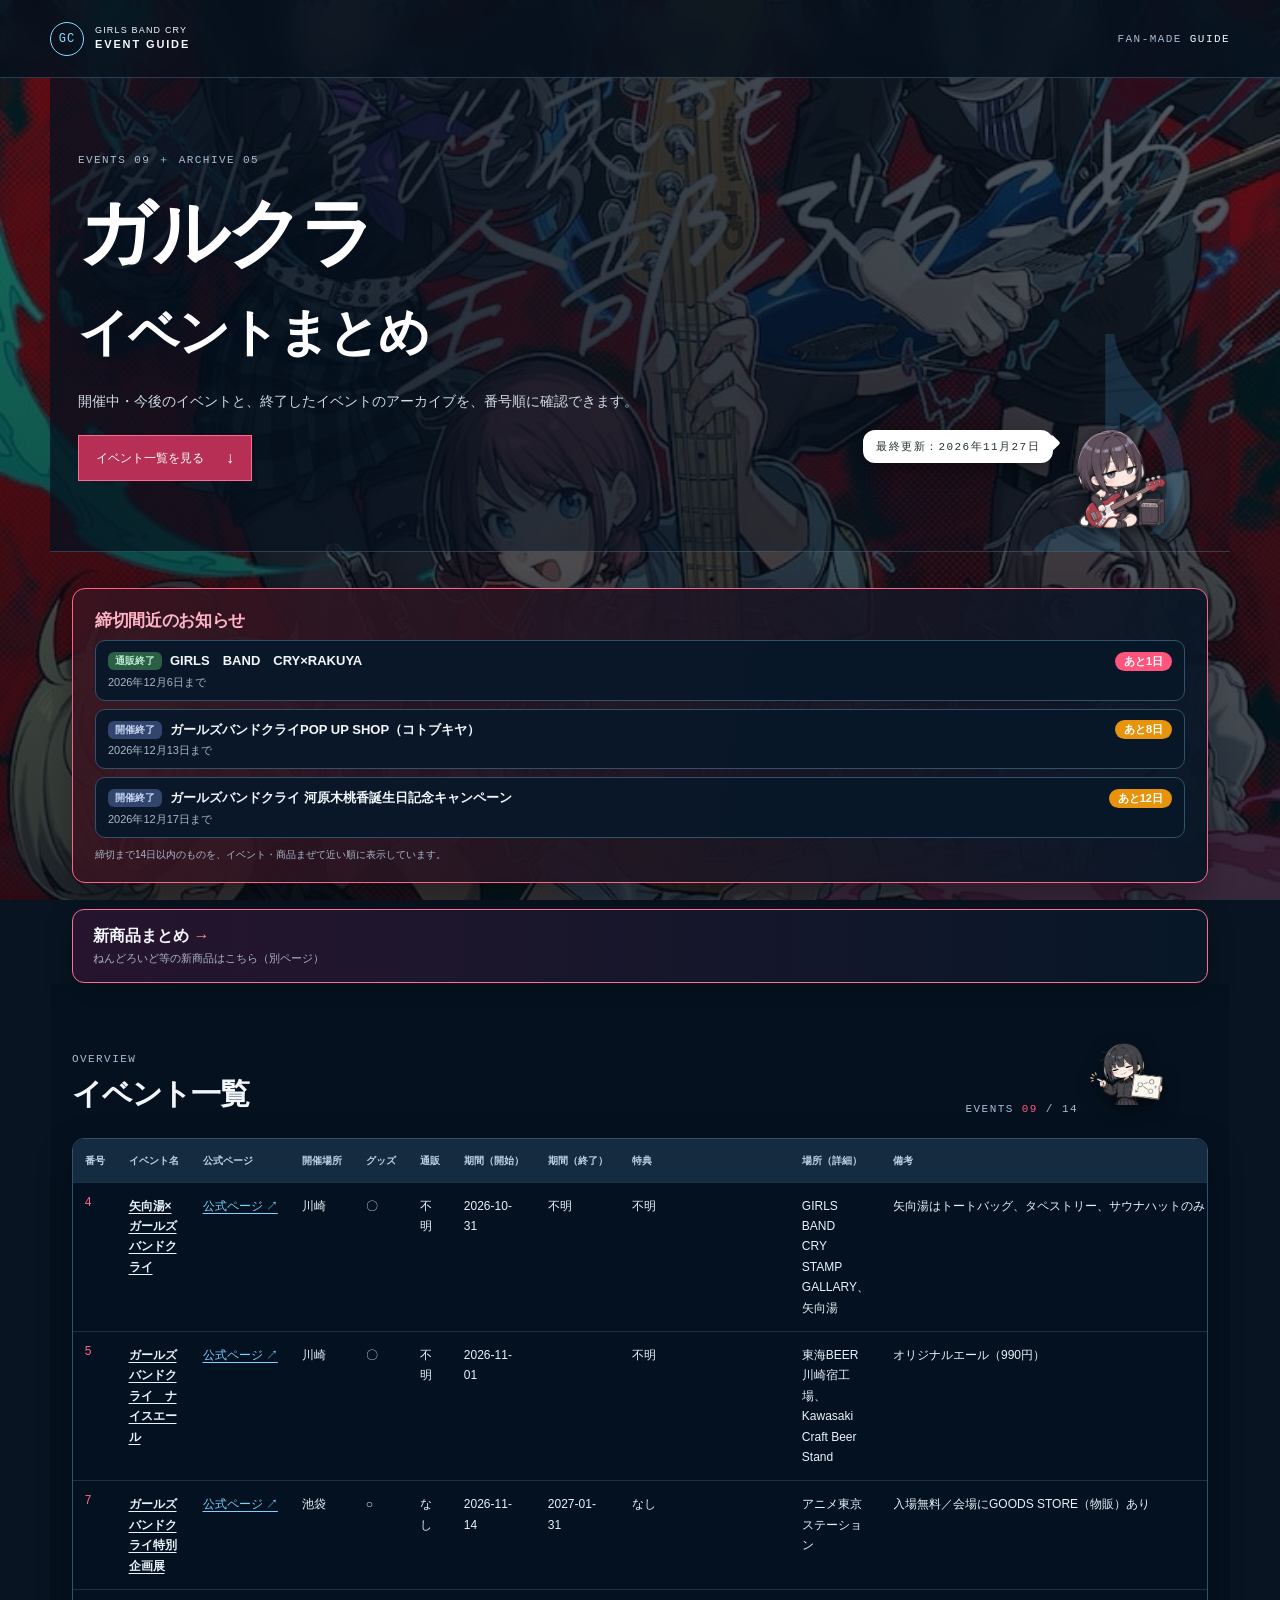
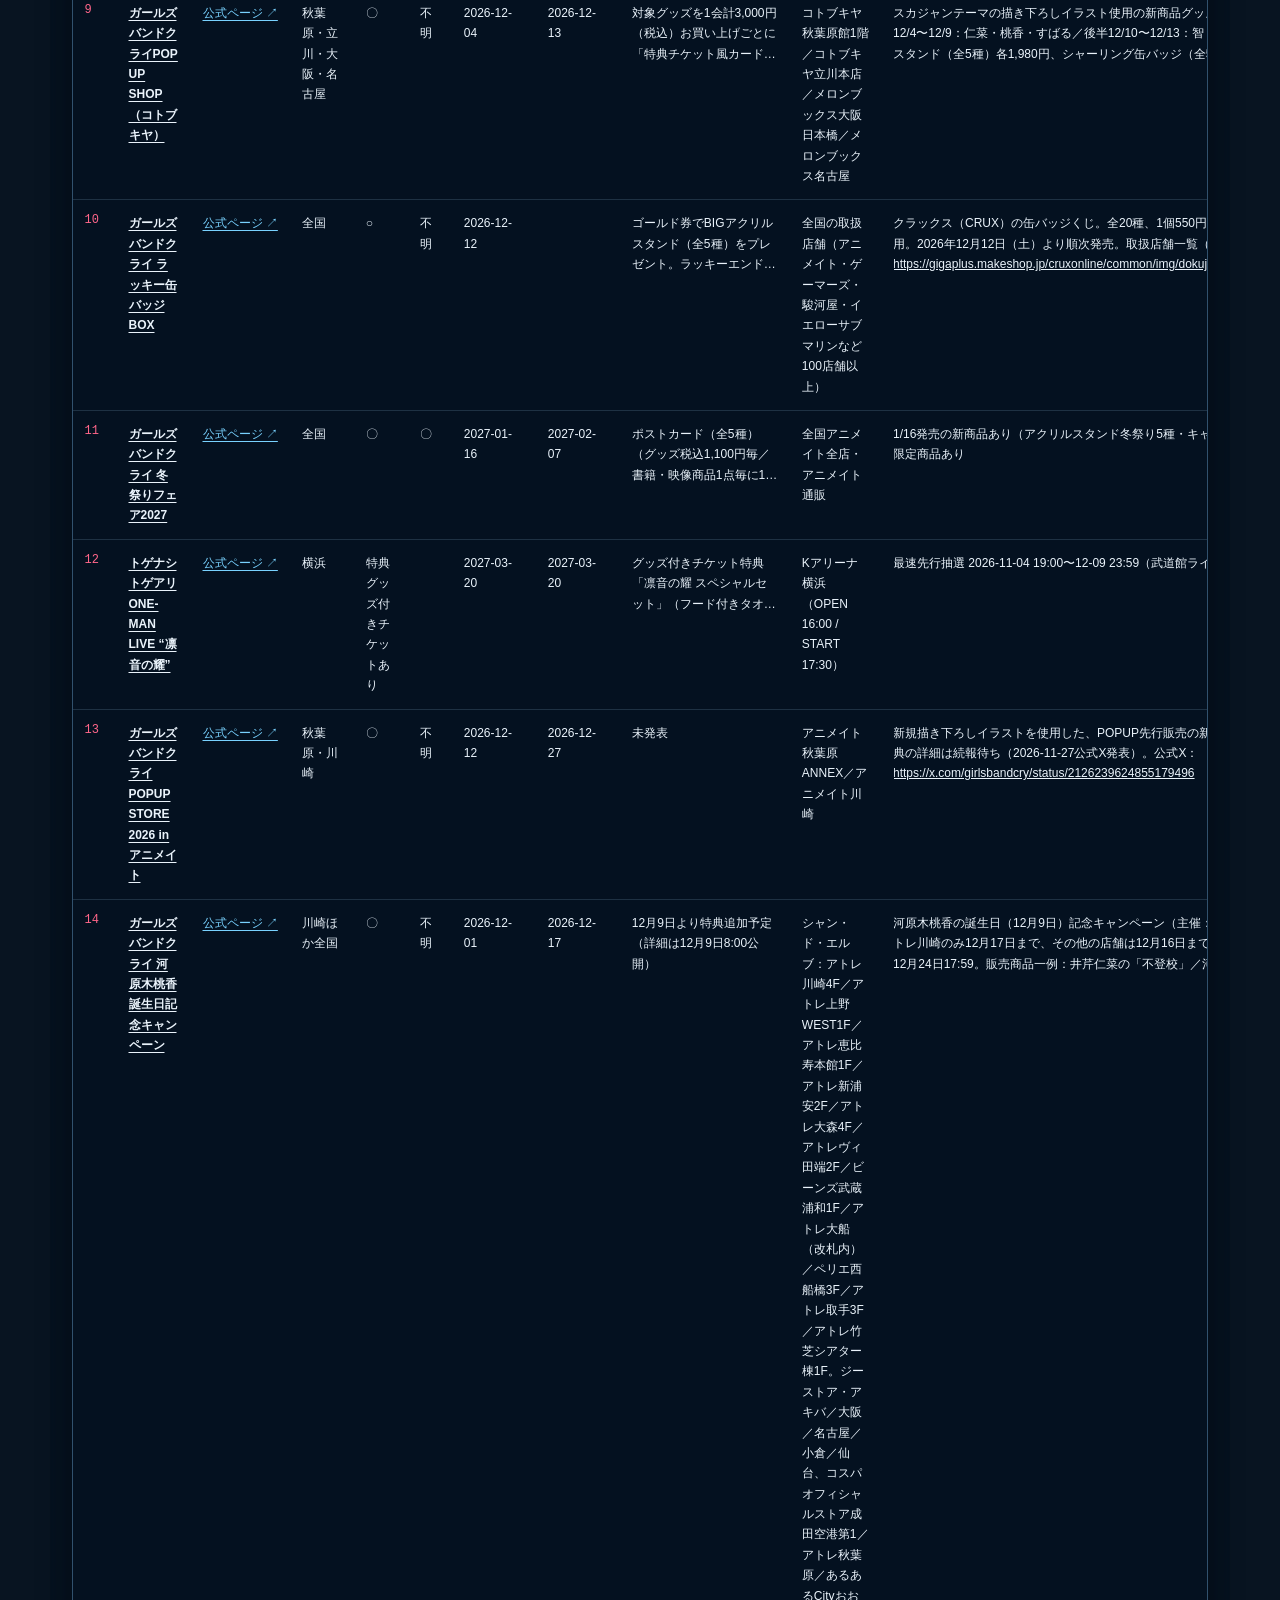
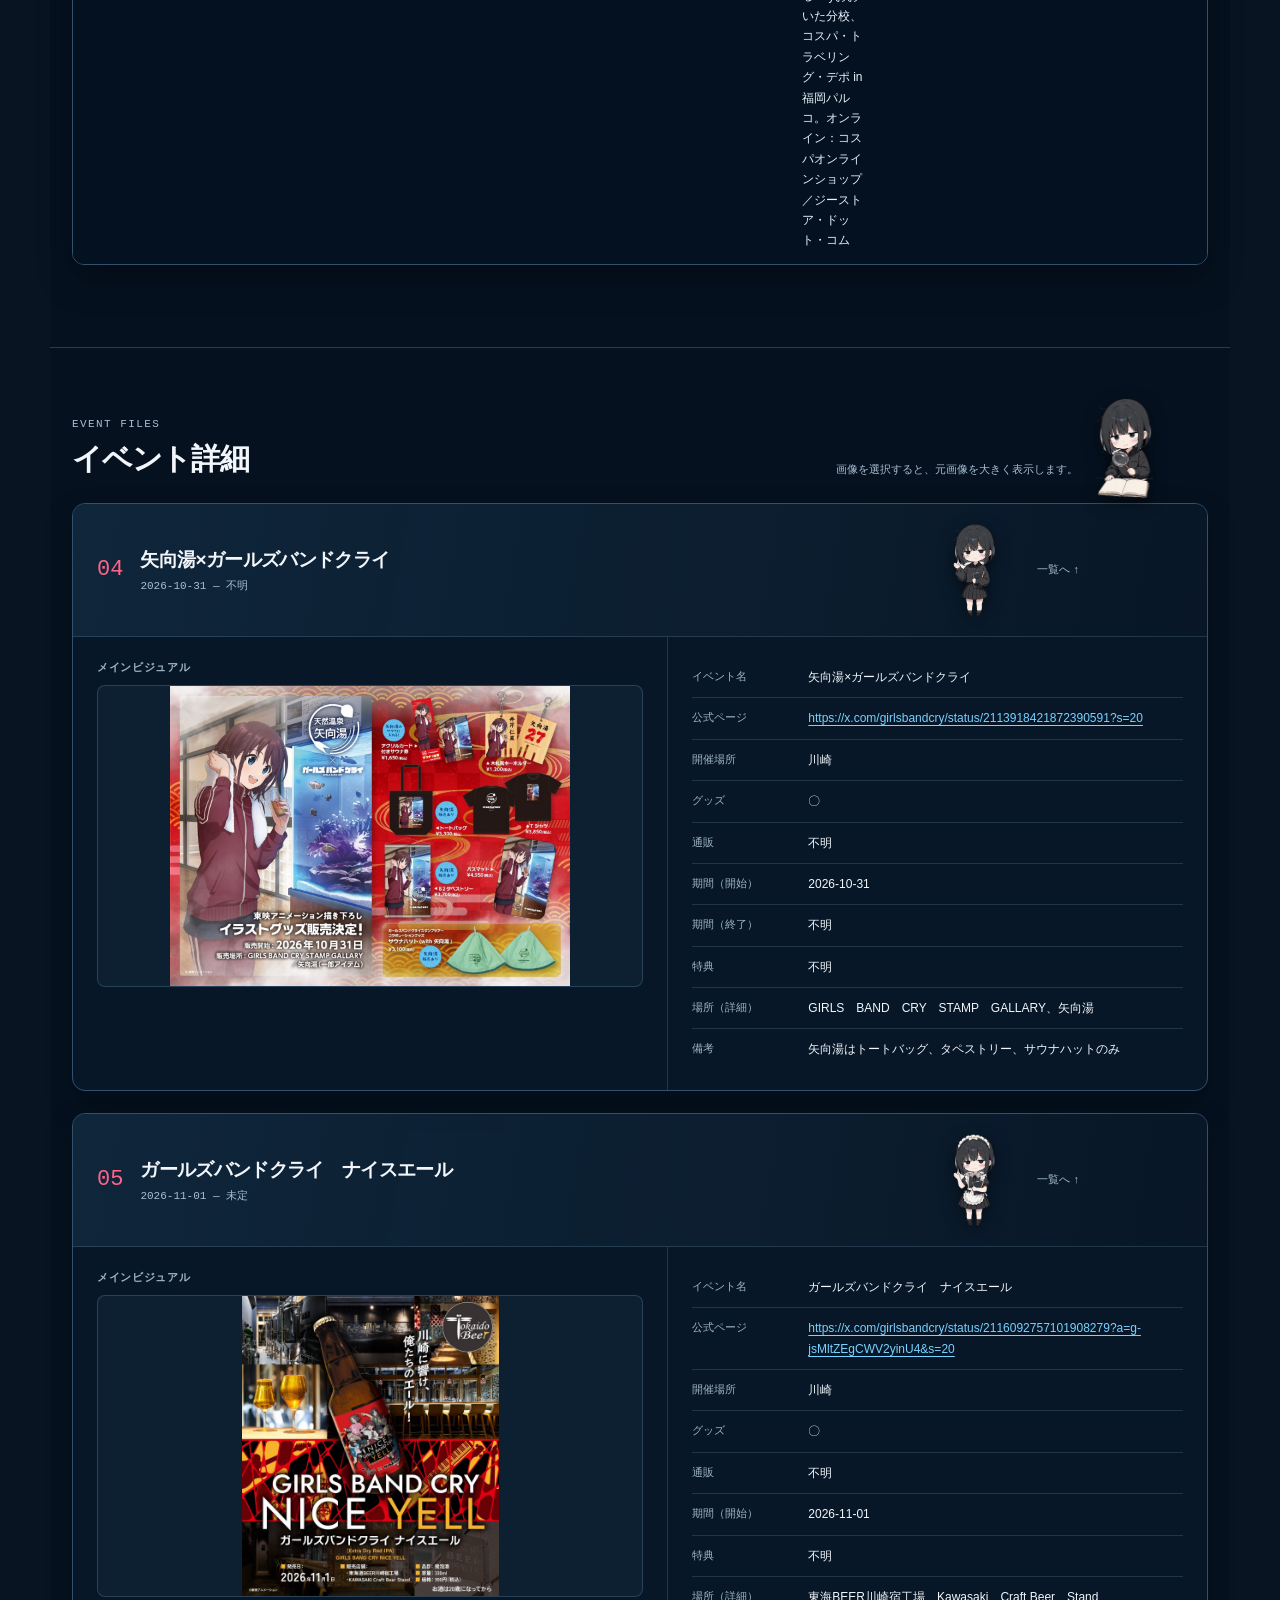
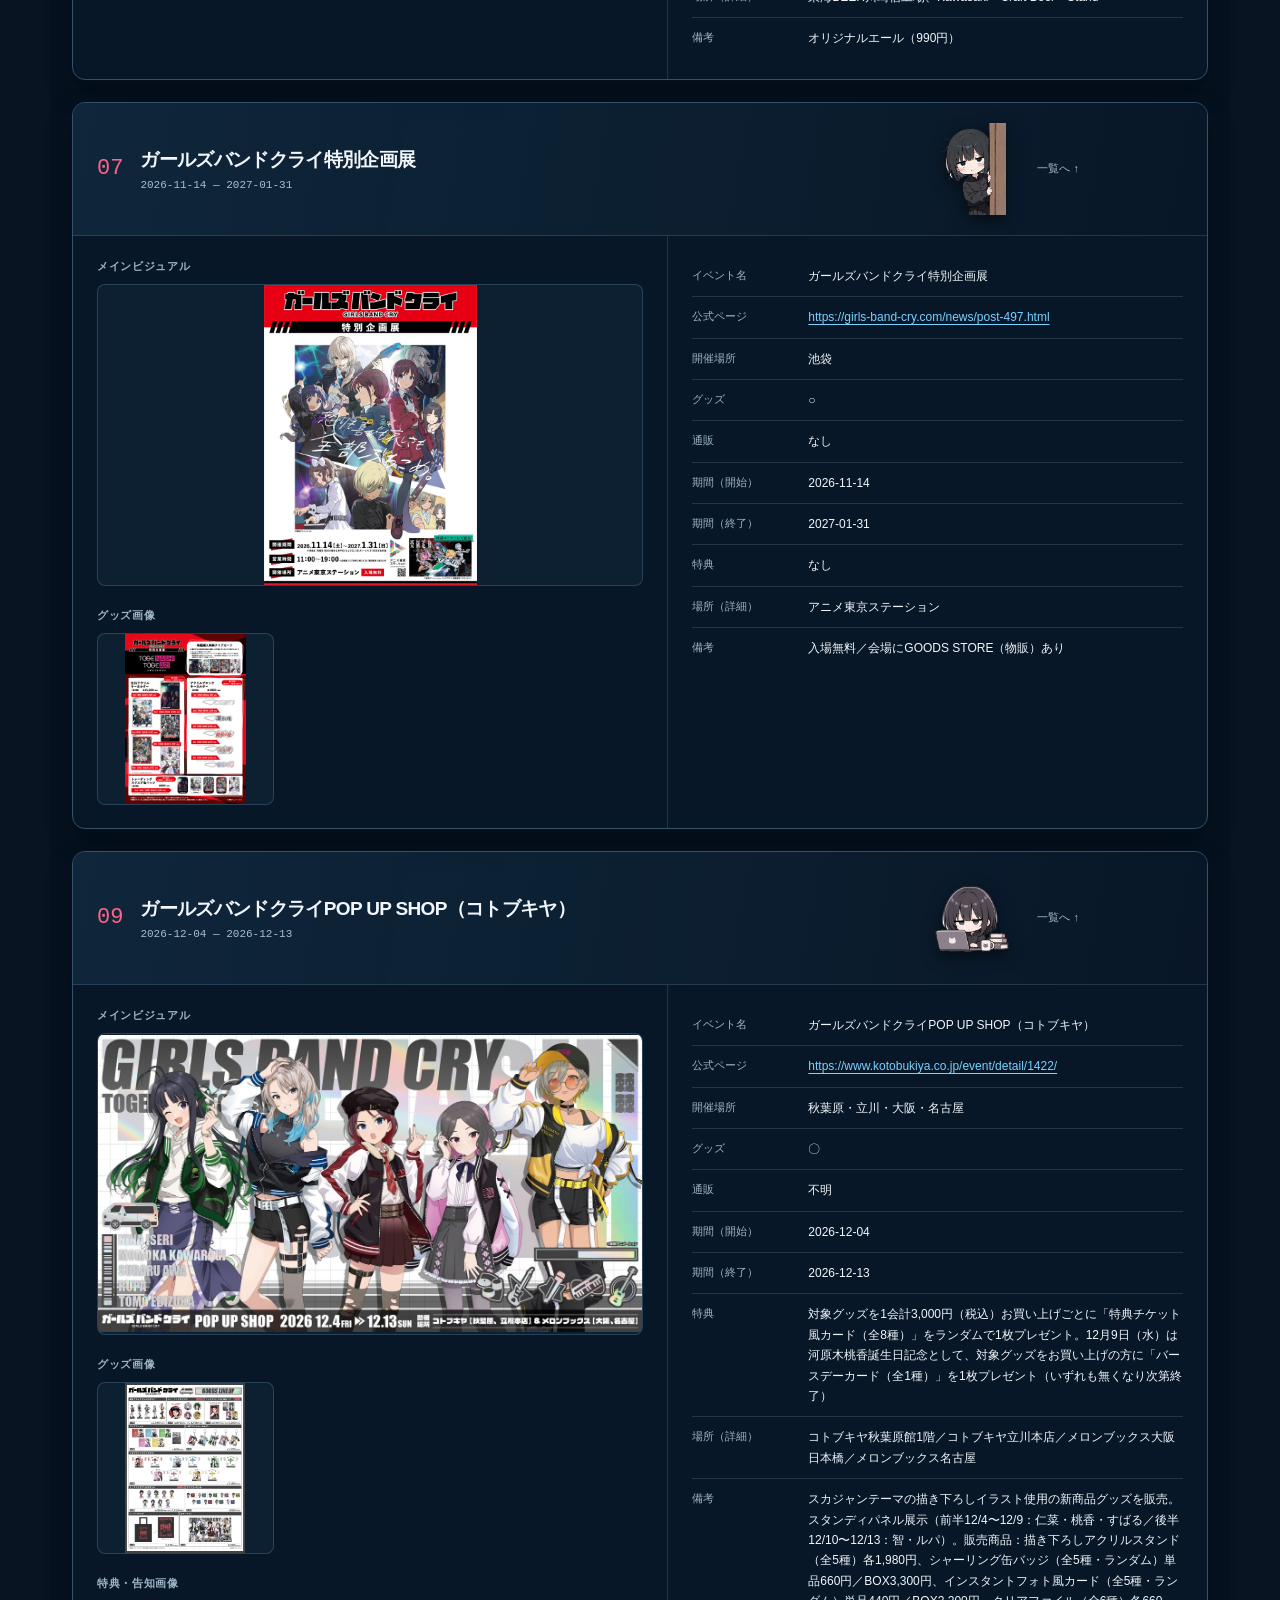
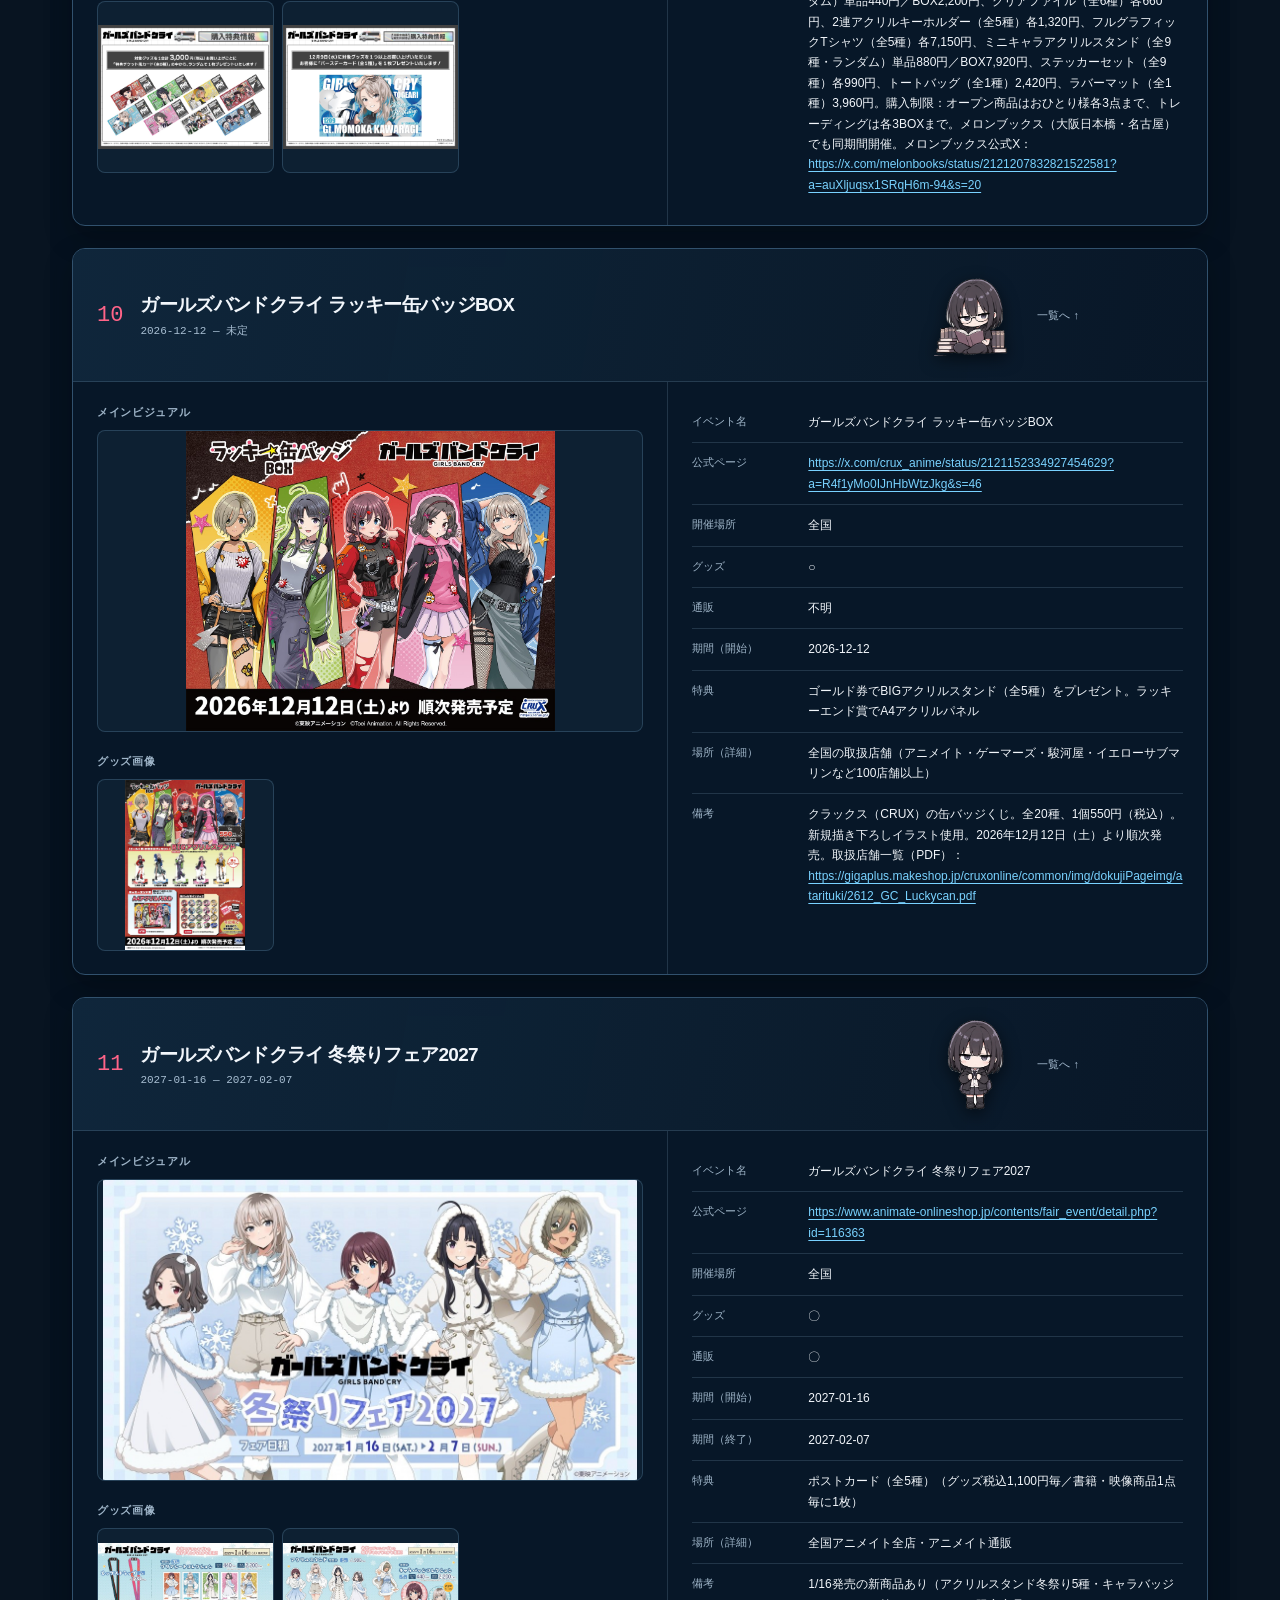
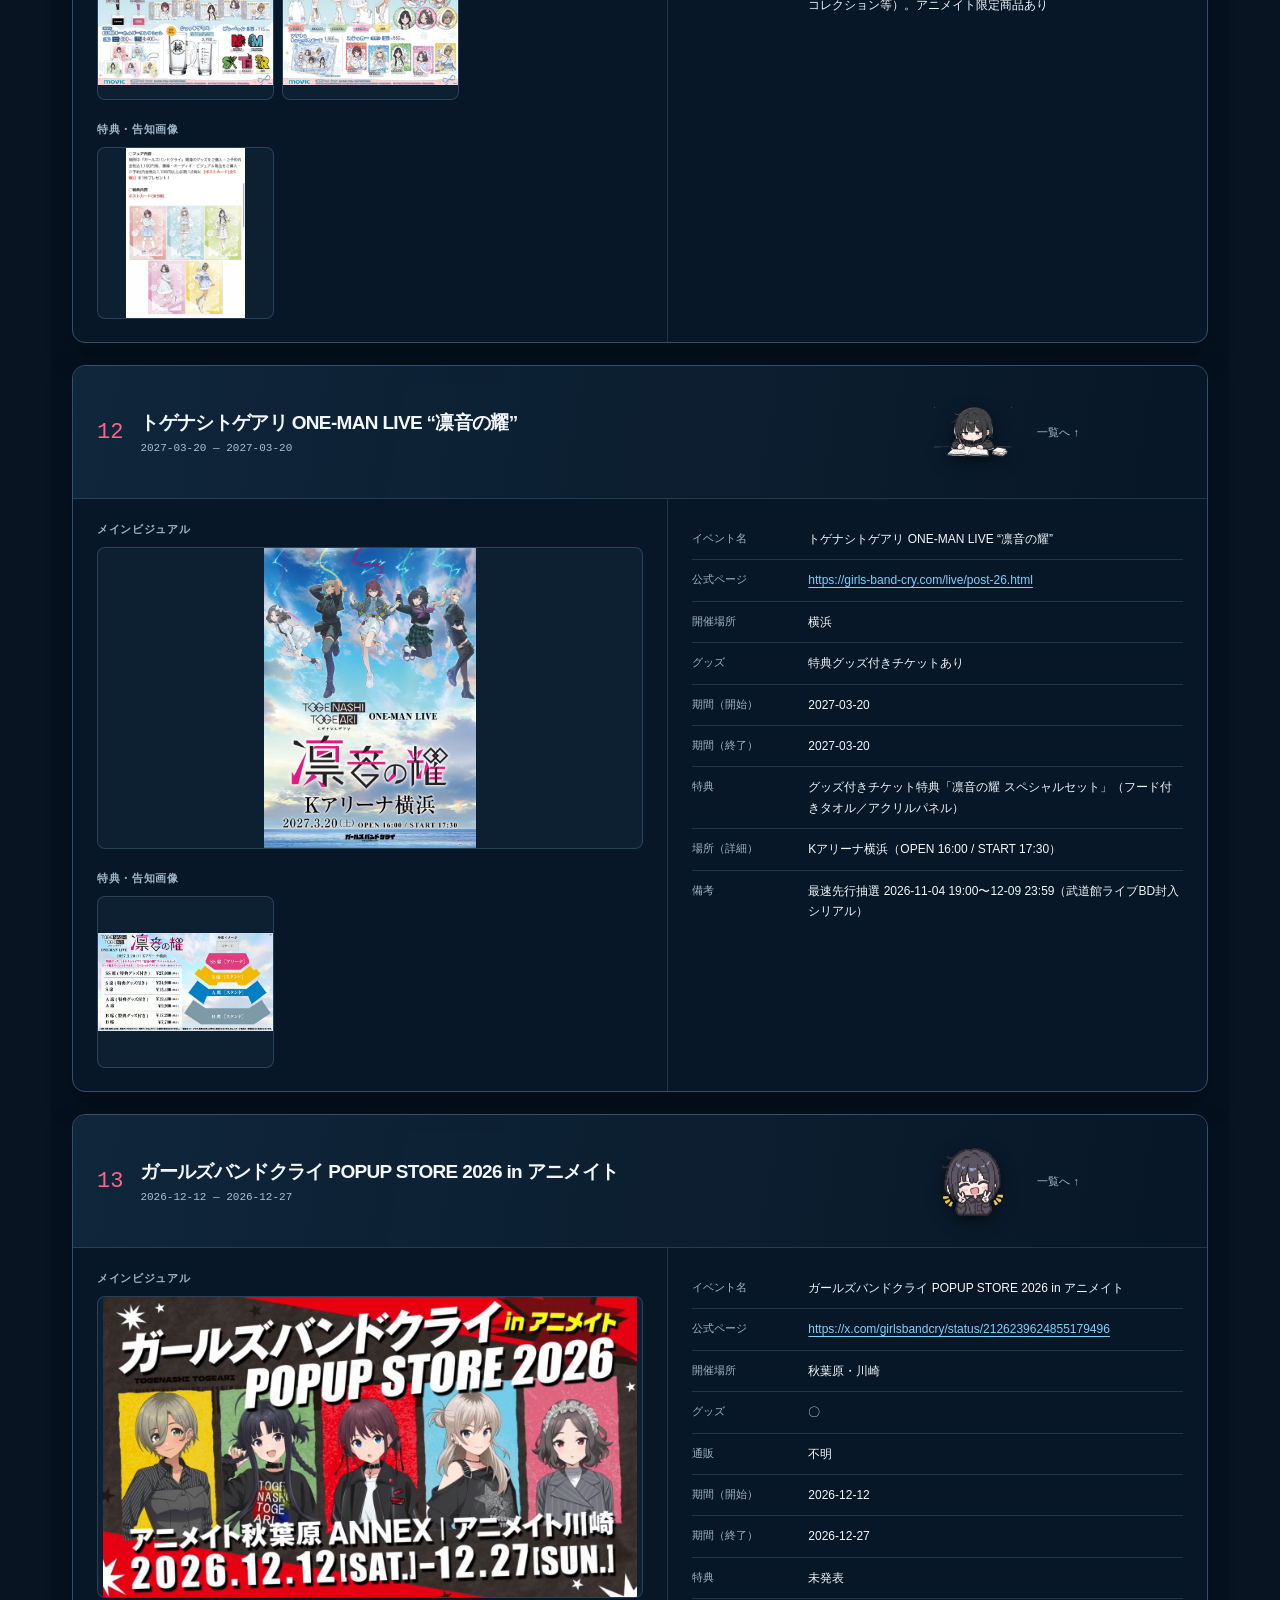
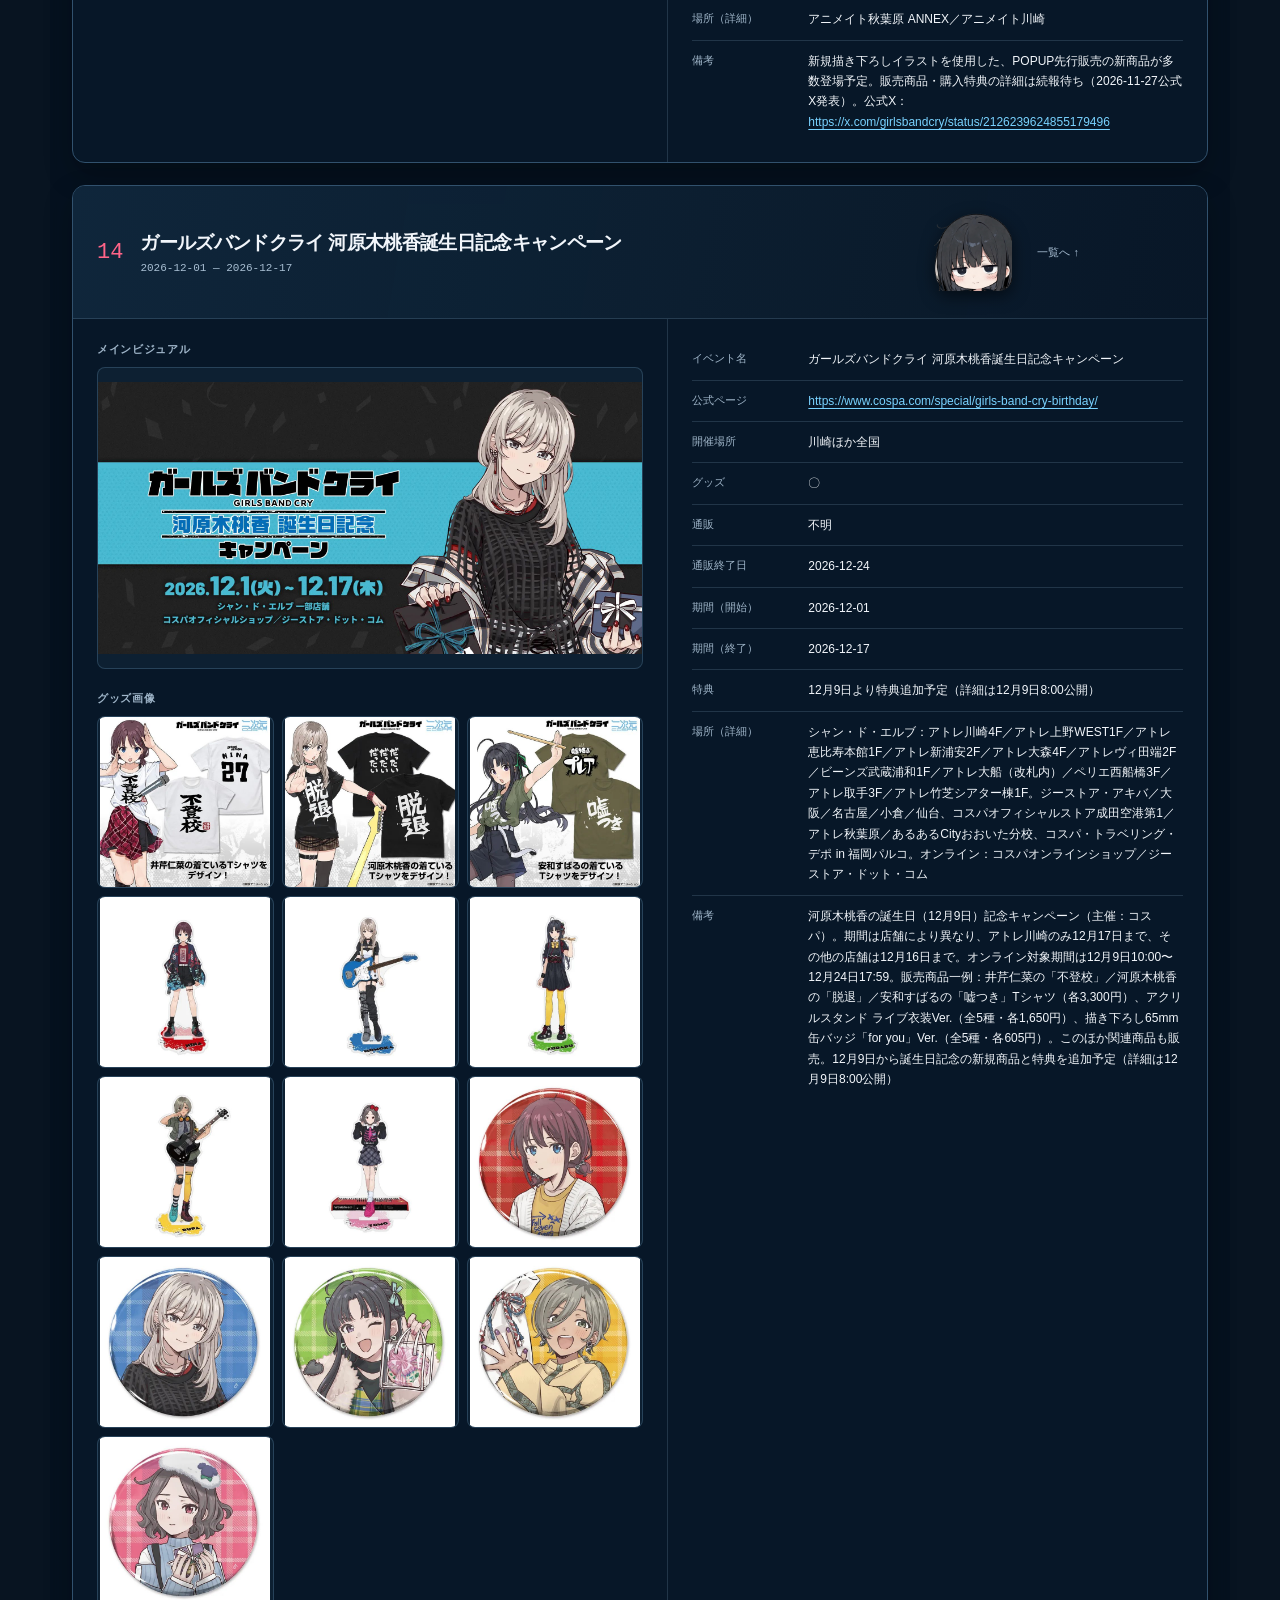
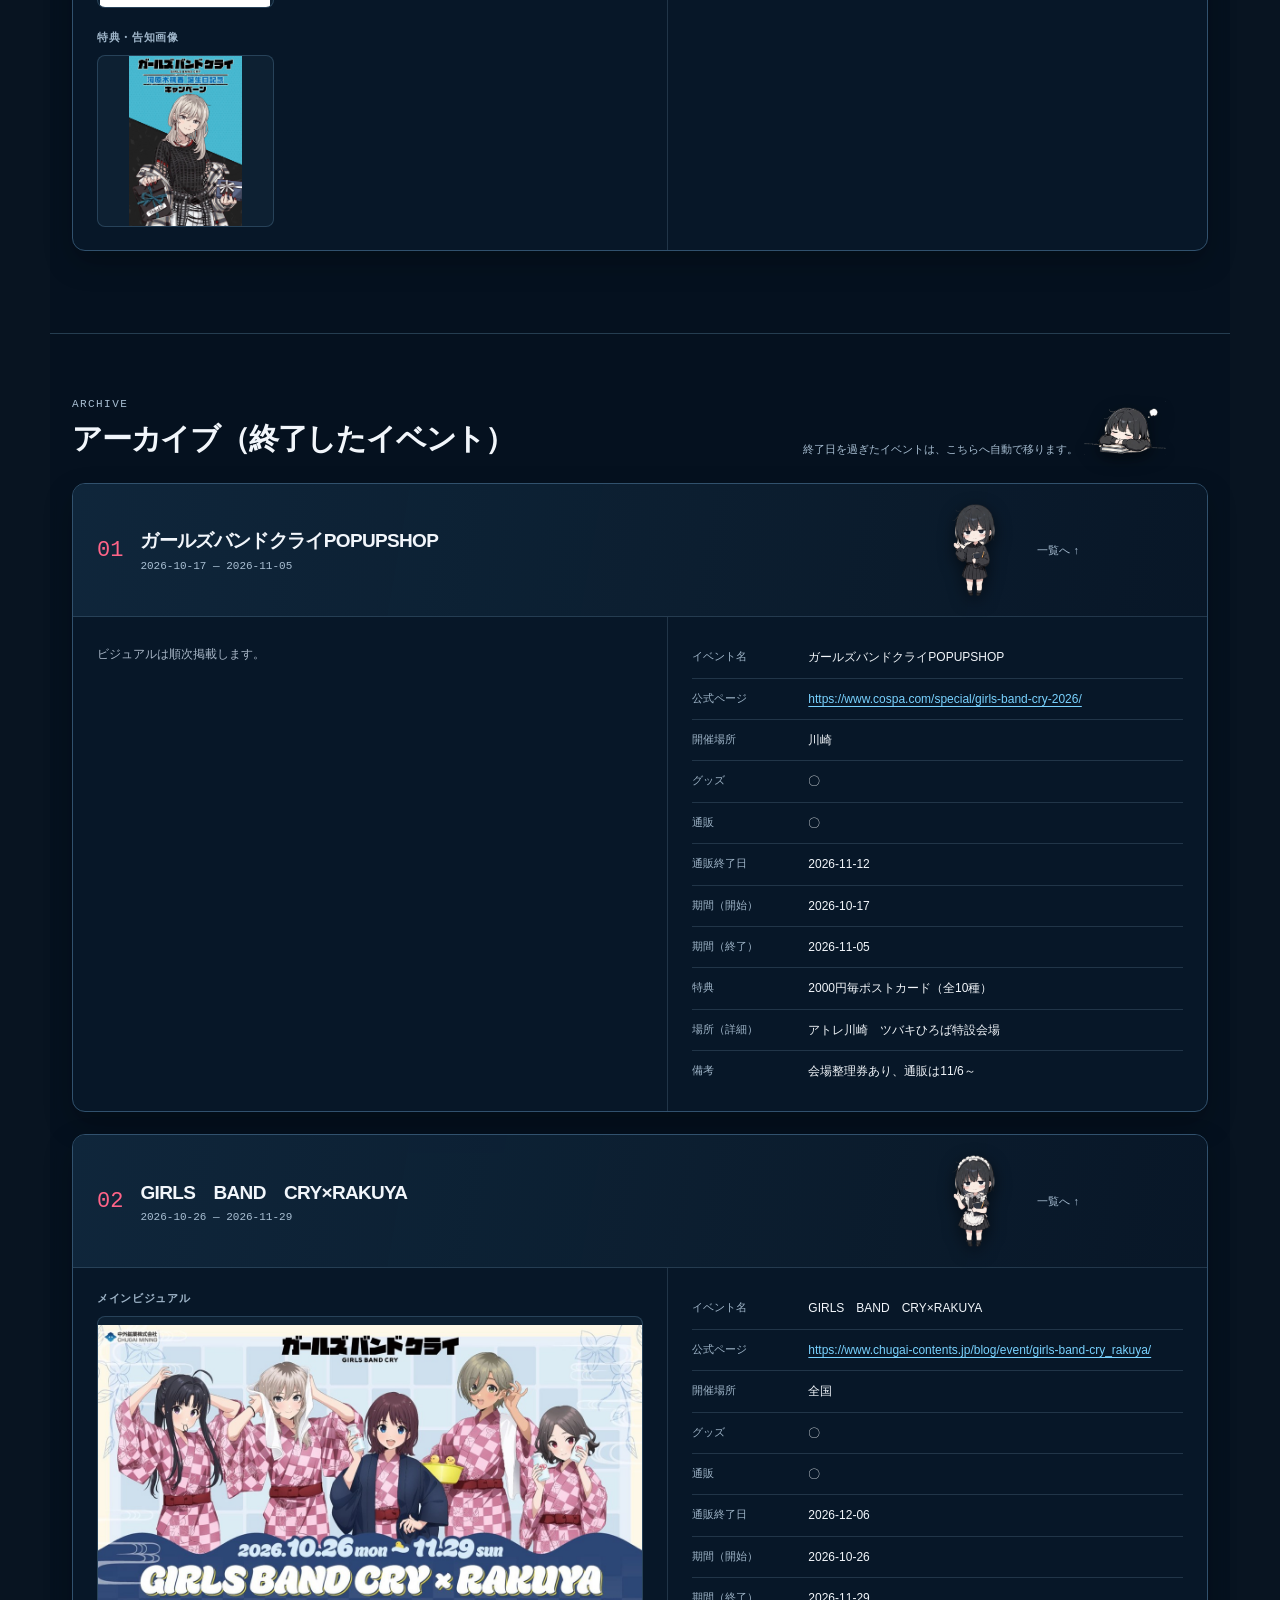
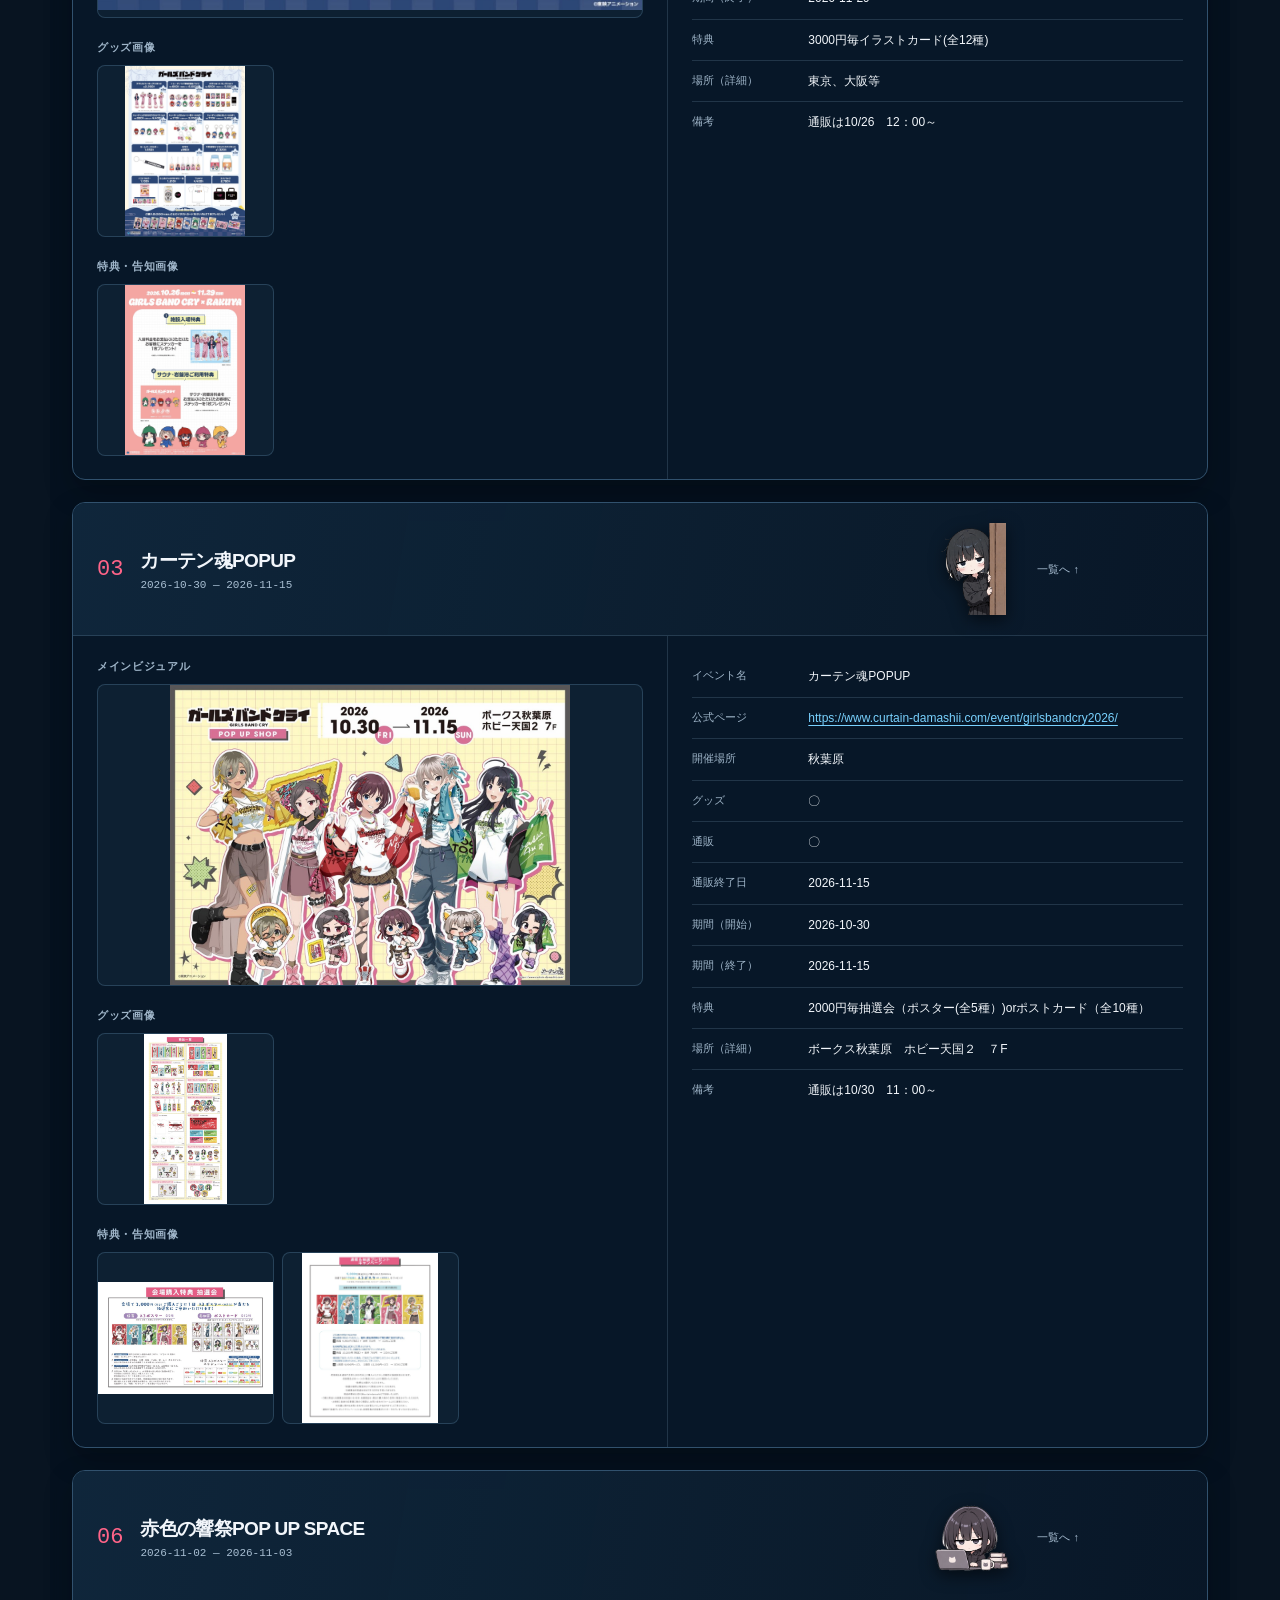
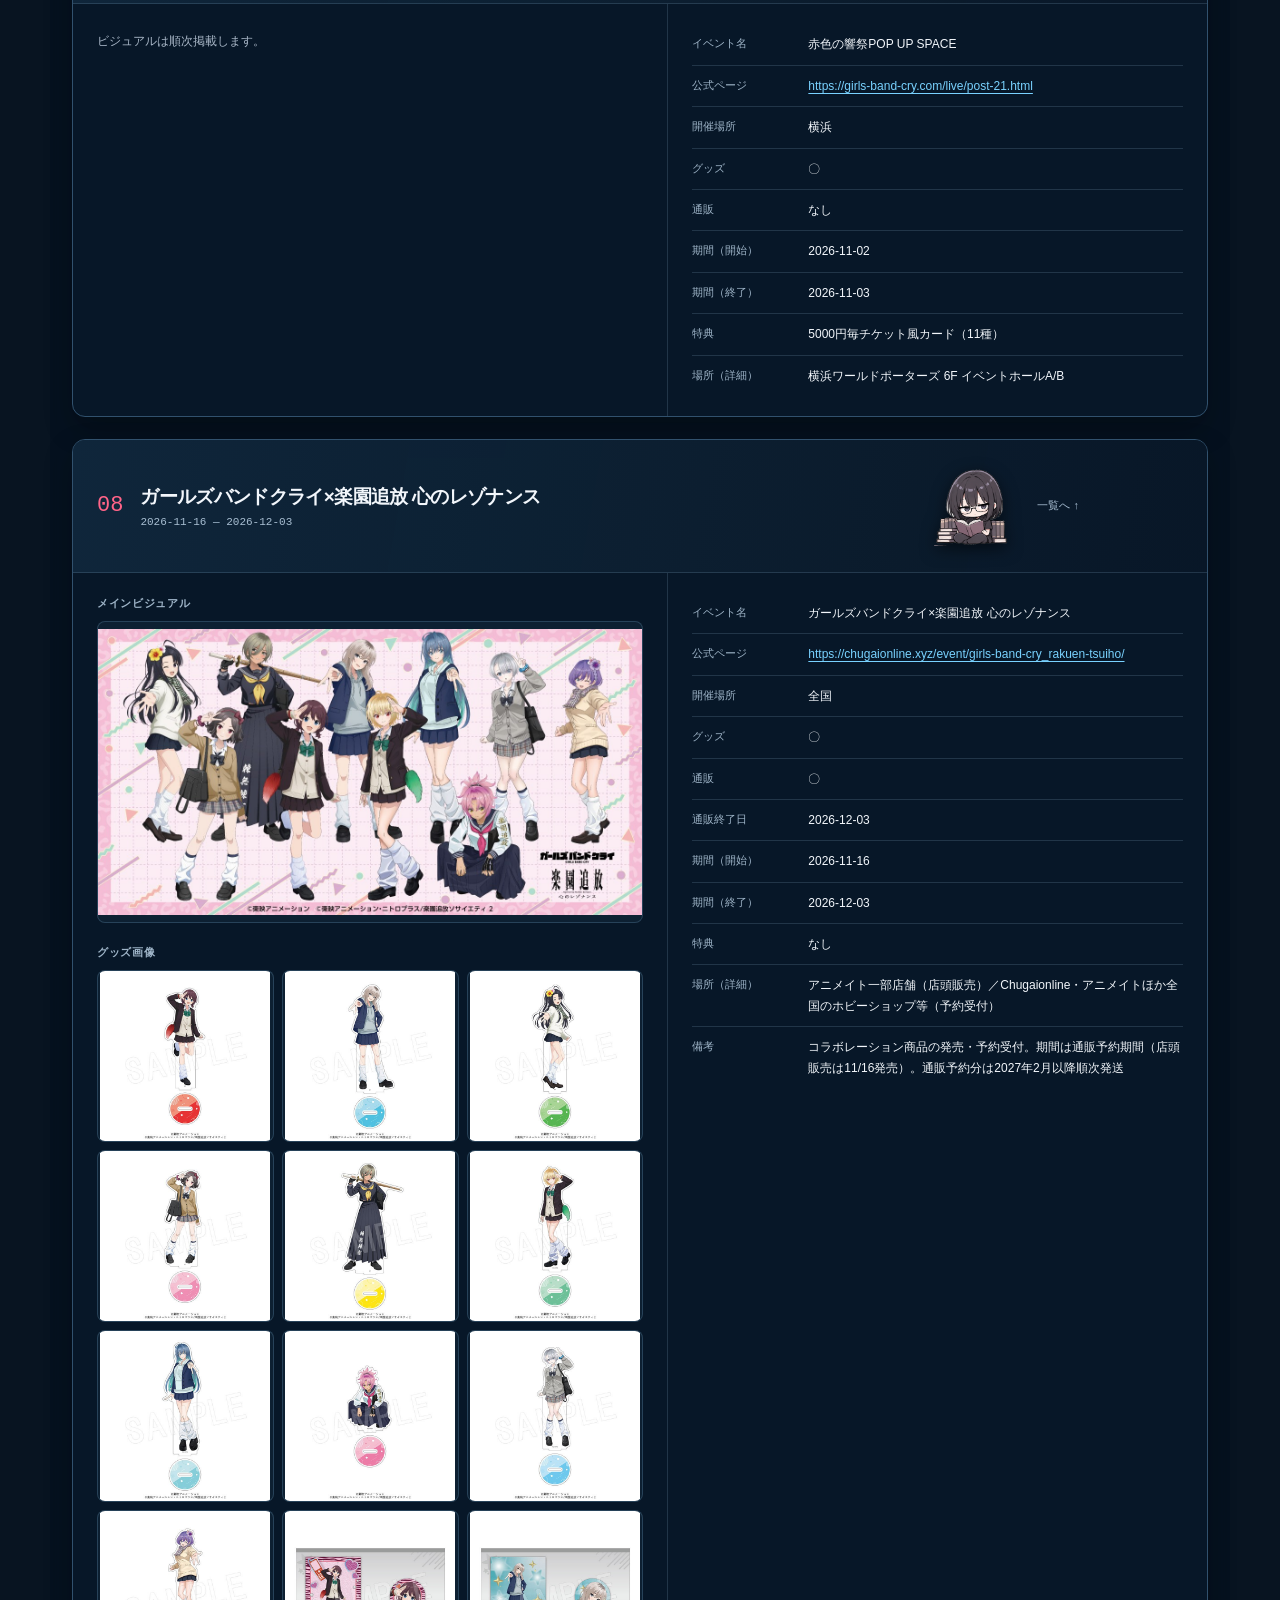
<file: index.html>
<!doctype html>
<html lang="ja">
<head>
<meta charset="utf-8"><meta name="viewport" content="width=device-width, initial-scale=1"><meta name="theme-color" content="#f4f1e9">
<meta name="description" content="GIRLS BAND CRY関連イベントの開催情報、公式リンク、ビジュアルをまとめた一覧ページです。">
<title>ガルクラ イベントまとめ</title><link rel="stylesheet" href="styles.css?v=20261127-2"><script src="events-data.js?v=20261127-2" defer></script><script src="goods-data.js?v=20261127-2" defer></script><script src="app.js?v=20261127-2" defer></script>
</head>
<body class="themed-page">
<header class="site-header" id="top"><div class="header-inner"><a class="brand" href="#top" aria-label="ページの先頭へ"><span class="brand-mark" aria-hidden="true">GC</span><span>GIRLS BAND CRY<br><strong>EVENT GUIDE</strong></span></a><p class="edition">FAN-MADE <span>GUIDE</span></p></div></header>
<main>
<section class="intro" aria-labelledby="page-title">
<img class="mascot-sticker intro-mascot" src="assets/decor/mascot-15.png" alt="" aria-hidden="true"><p class="eyebrow" id="event-count-label">EVENTS</p><h1 id="page-title">ガルクラ<br><span>イベントまとめ</span></h1><p class="intro-copy">開催中・今後のイベントと、終了したイベントのアーカイブを、番号順に確認できます。</p><p class="update-date">最終更新：2026年11月27日</p><a class="primary-link" href="#event-list">イベント一覧を見る <span aria-hidden="true">↓</span></a><span class="intro-graphic" aria-hidden="true">♪</span></section>
<section class="notice-section" id="deadline-notice" aria-labelledby="notice-title" hidden><div class="notice-card"><h2 id="notice-title">締切間近のお知らせ</h2><div id="notice-list"></div><p class="notice-note">締切まで14日以内のものを、イベント・商品まぜて近い順に表示しています。</p></div></section>
<a class="goods-banner" href="goods.html"><span class="goods-banner-title">新商品まとめ <span aria-hidden="true">→</span></span><span class="goods-banner-sub">ねんどろいど等の新商品はこちら（別ページ）</span></a>
<section class="list-section" id="event-list" aria-labelledby="list-title"><div class="section-heading list-heading"><div><p class="eyebrow">OVERVIEW</p><h2 id="list-title">イベント一覧</h2></div><span class="count" id="current-count"></span><img class="mascot-sticker heading-mascot" src="assets/decor/mascot-03.png" alt="" aria-hidden="true"></div><p class="scroll-note">表は左右にスクロールできます <span aria-hidden="true">↔</span></p><div class="table-scroll" role="region" aria-label="イベント一覧表。左右にスクロールできます" tabindex="0"><table><thead><tr><th>番号</th><th>イベント名</th><th>公式ページ</th><th>開催場所</th><th>グッズ</th><th>通販</th><th>期間（開始）</th><th>期間（終了）</th><th>特典</th><th>場所（詳細）</th><th>備考</th></tr></thead><tbody id="event-rows"></tbody></table></div></section>
<section class="details-section" aria-labelledby="details-title"><div class="section-heading details-heading"><div><p class="eyebrow">EVENT FILES</p><h2 id="details-title">イベント詳細</h2></div><p class="section-note">画像を選択すると、元画像を大きく表示します。</p><img class="mascot-sticker details-mascot" src="assets/decor/mascot-06.png" alt="" aria-hidden="true"></div><div id="event-details" class="event-list"></div></section>
<section class="archive-section" id="archive" aria-labelledby="archive-title"><div class="section-heading details-heading"><div><p class="eyebrow">ARCHIVE</p><h2 id="archive-title">アーカイブ（終了したイベント）</h2></div><p class="section-note">終了日を過ぎたイベントは、こちらへ自動で移ります。</p><img class="mascot-sticker details-mascot" src="assets/decor/mascot-07.png" alt="" aria-hidden="true"></div><div id="archive-details" class="event-list"></div></section>
</main>
<footer><a href="#top">GIRLS BAND CRY EVENT GUIDE</a><span>ガルクラ イベントまとめ</span><img class="mascot-sticker footer-mascot" src="assets/decor/mascot-04.png" alt="" aria-hidden="true"></footer>
<dialog id="image-dialog" aria-label="画像の拡大表示"><button class="dialog-close" type="button" aria-label="閉じる">×</button><img alt=""></dialog>
</body></html>
</file>
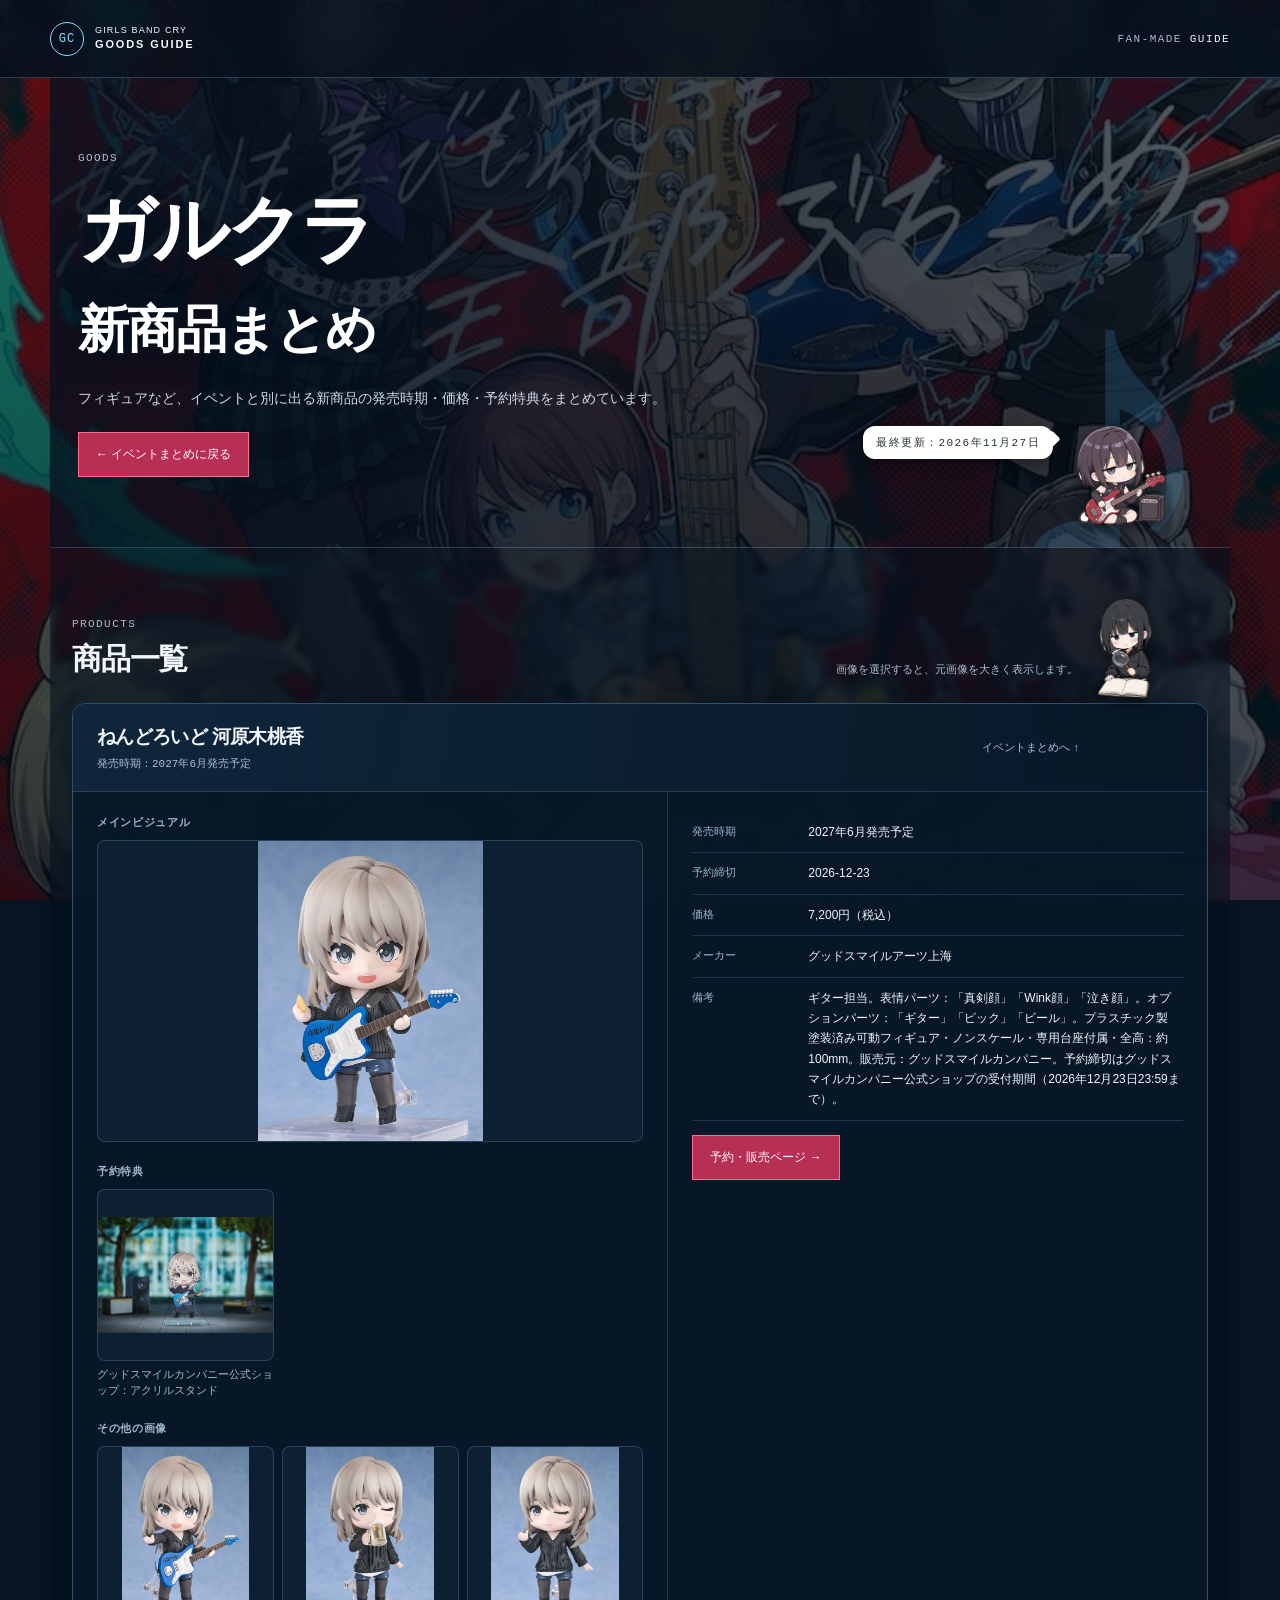
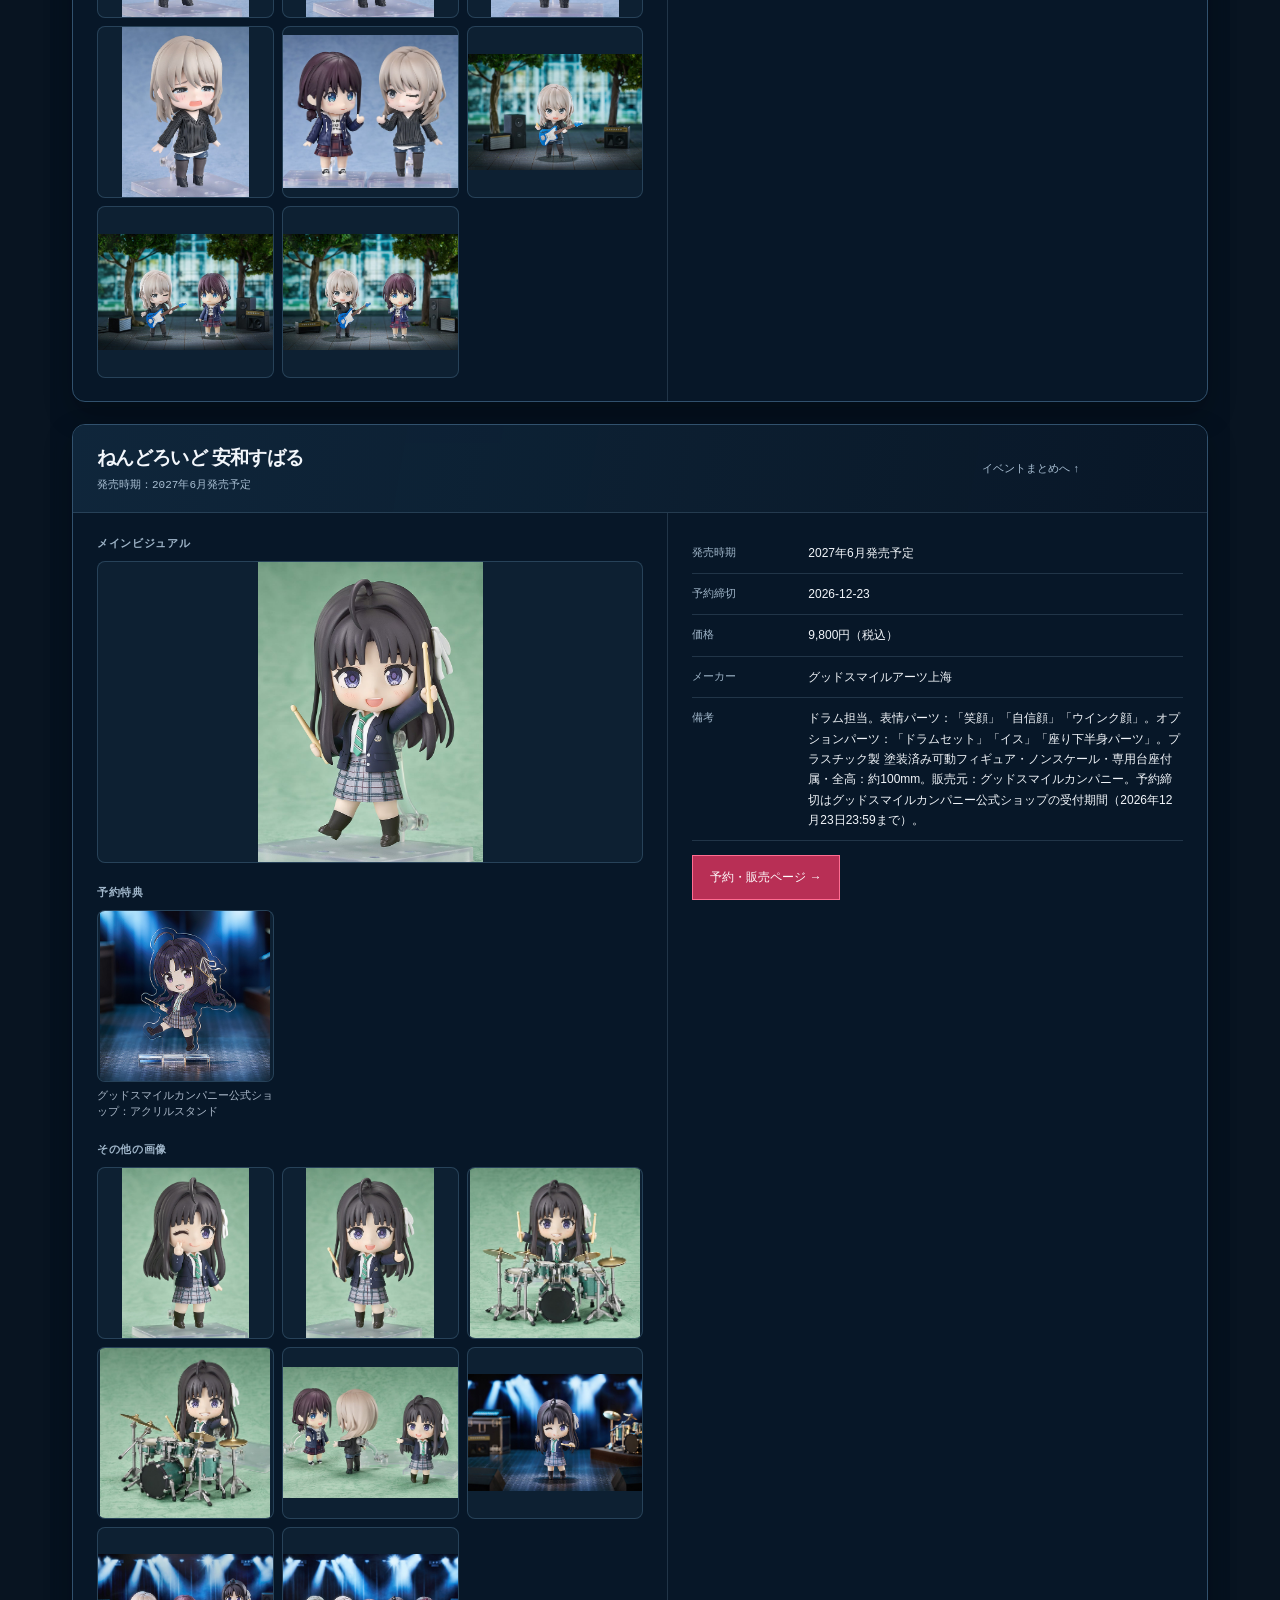
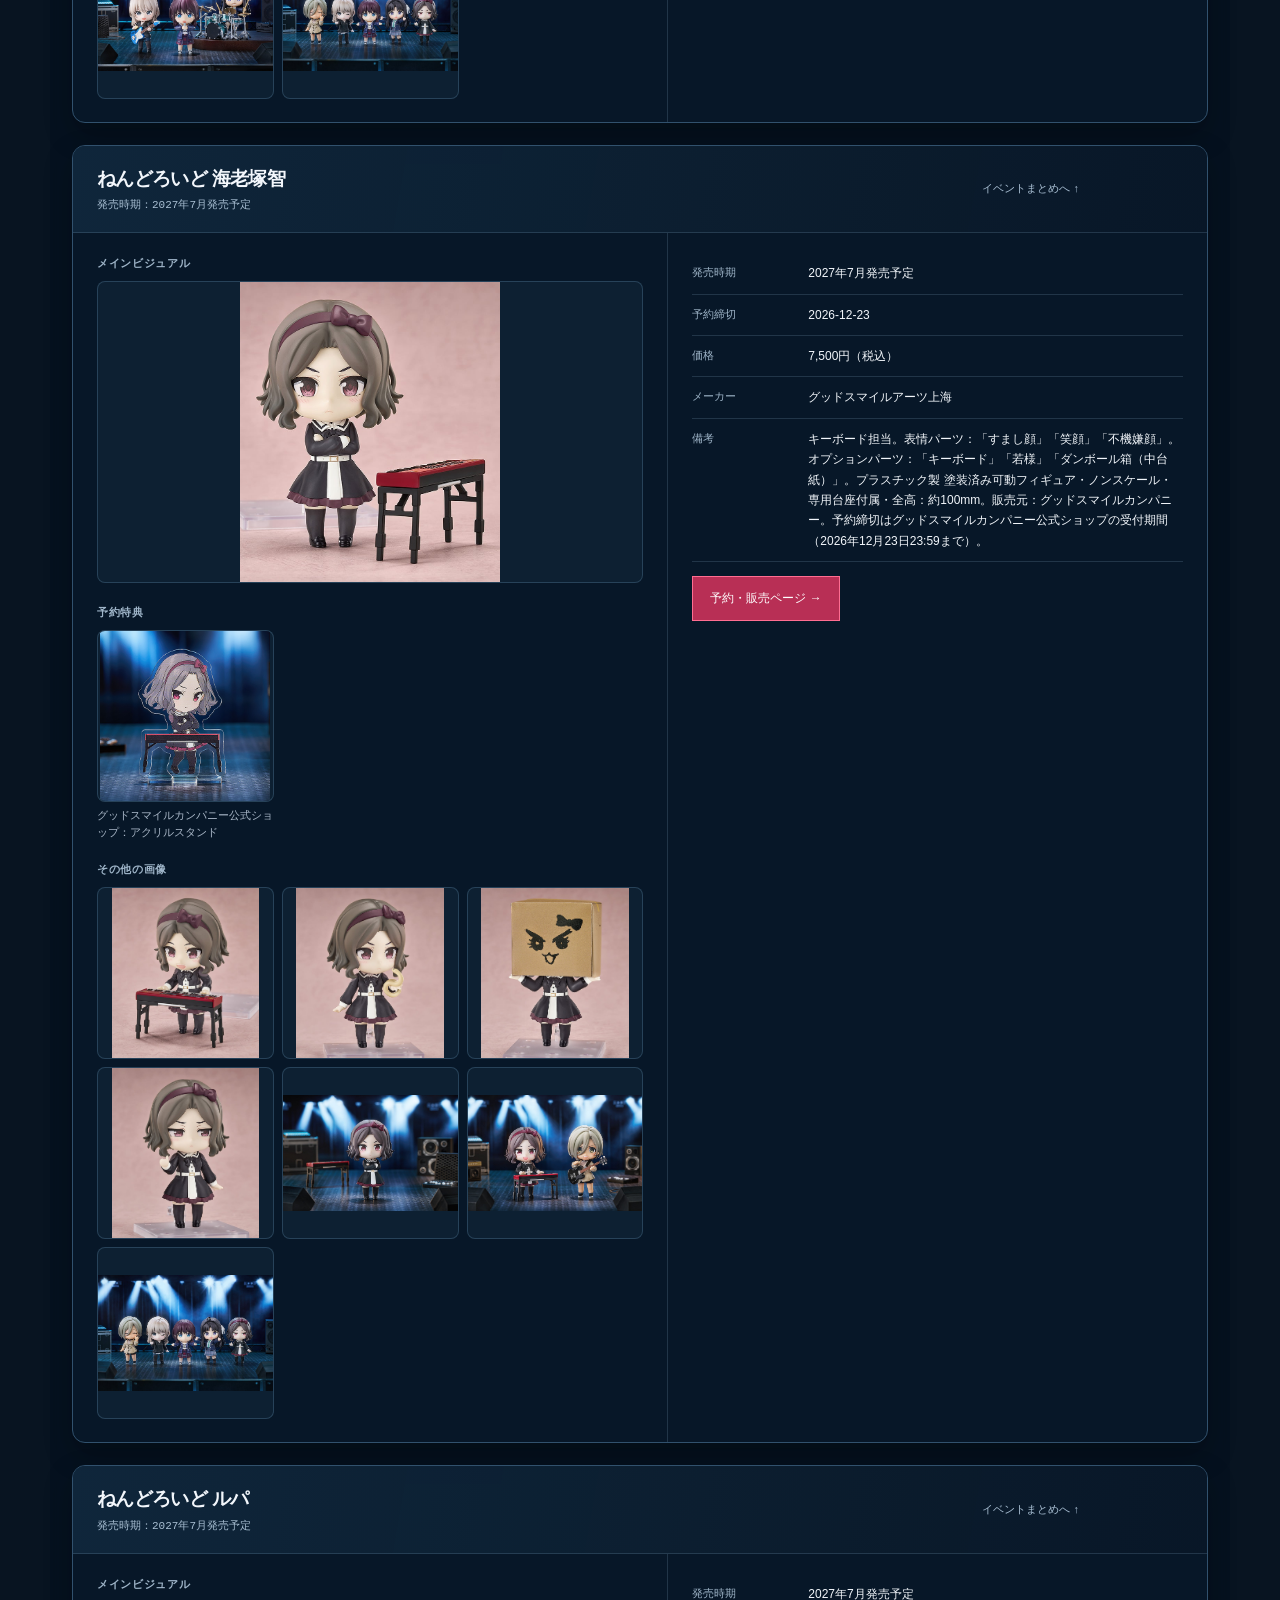
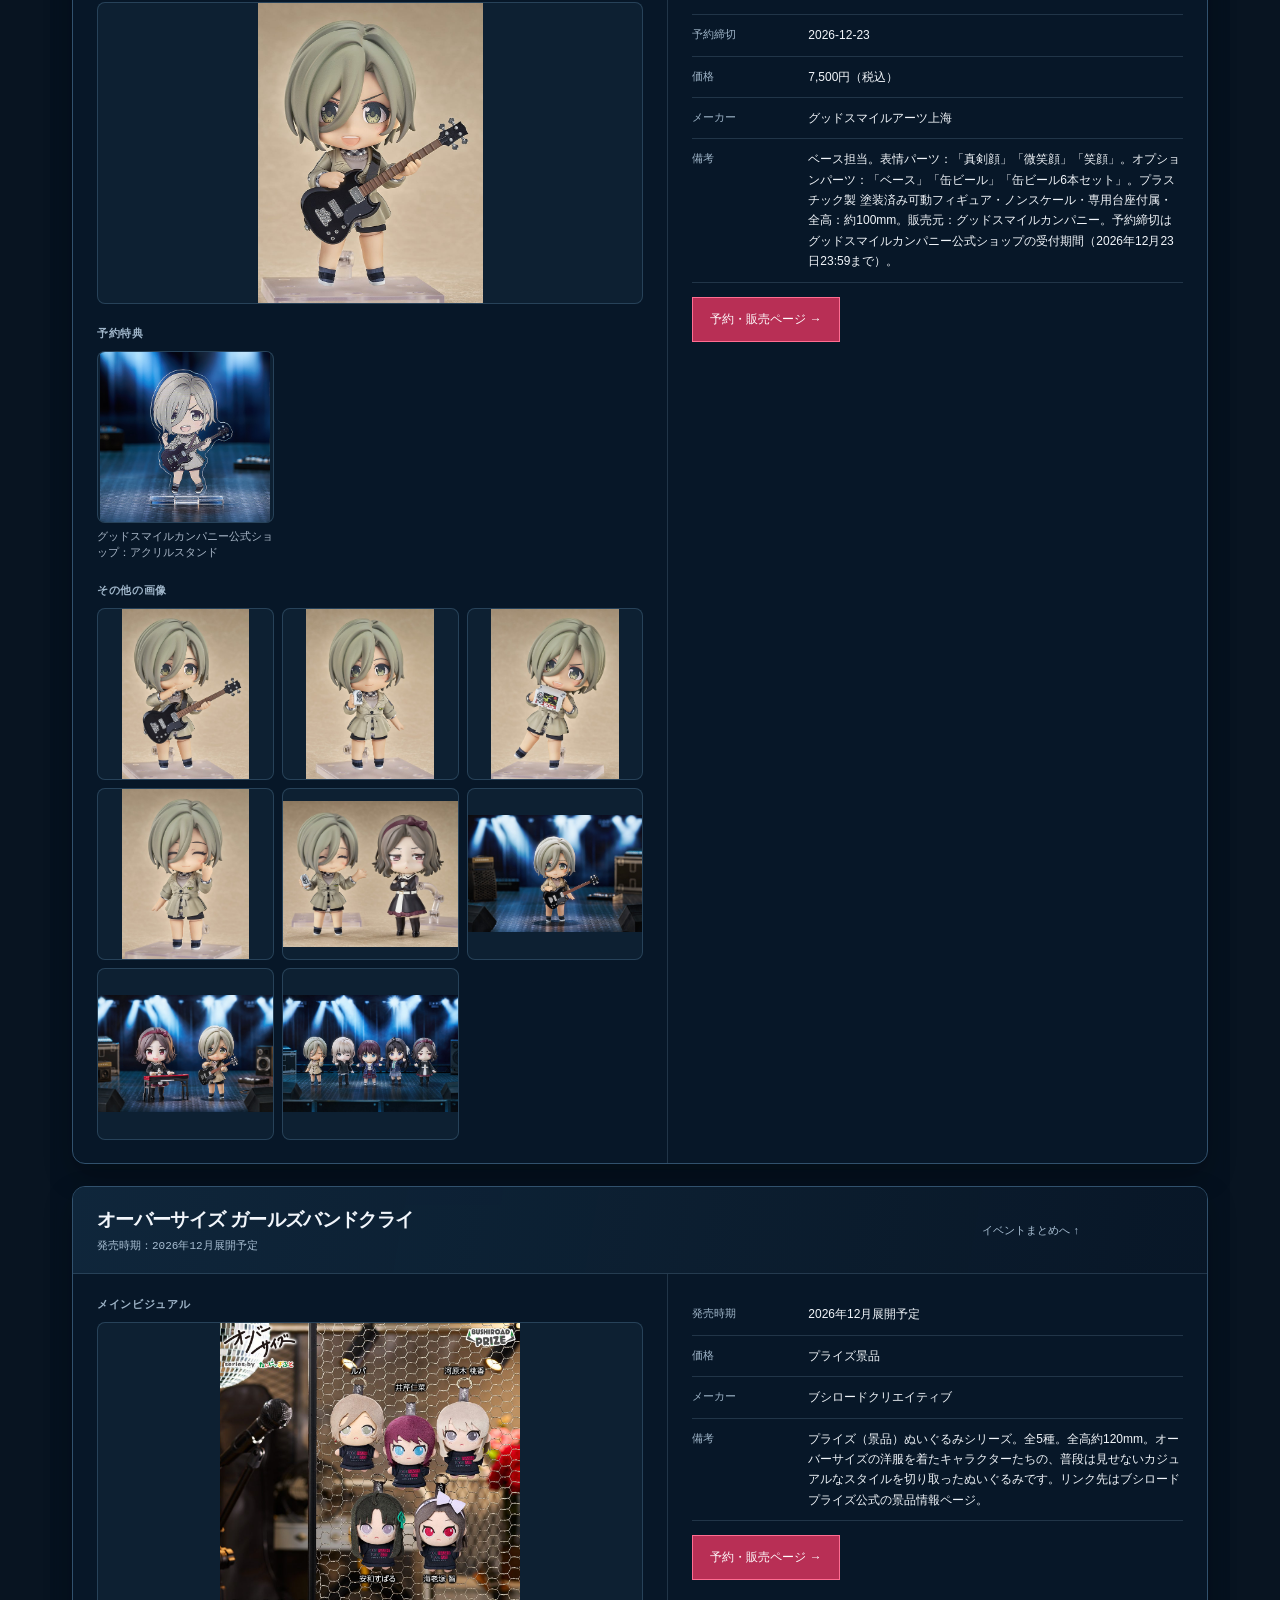
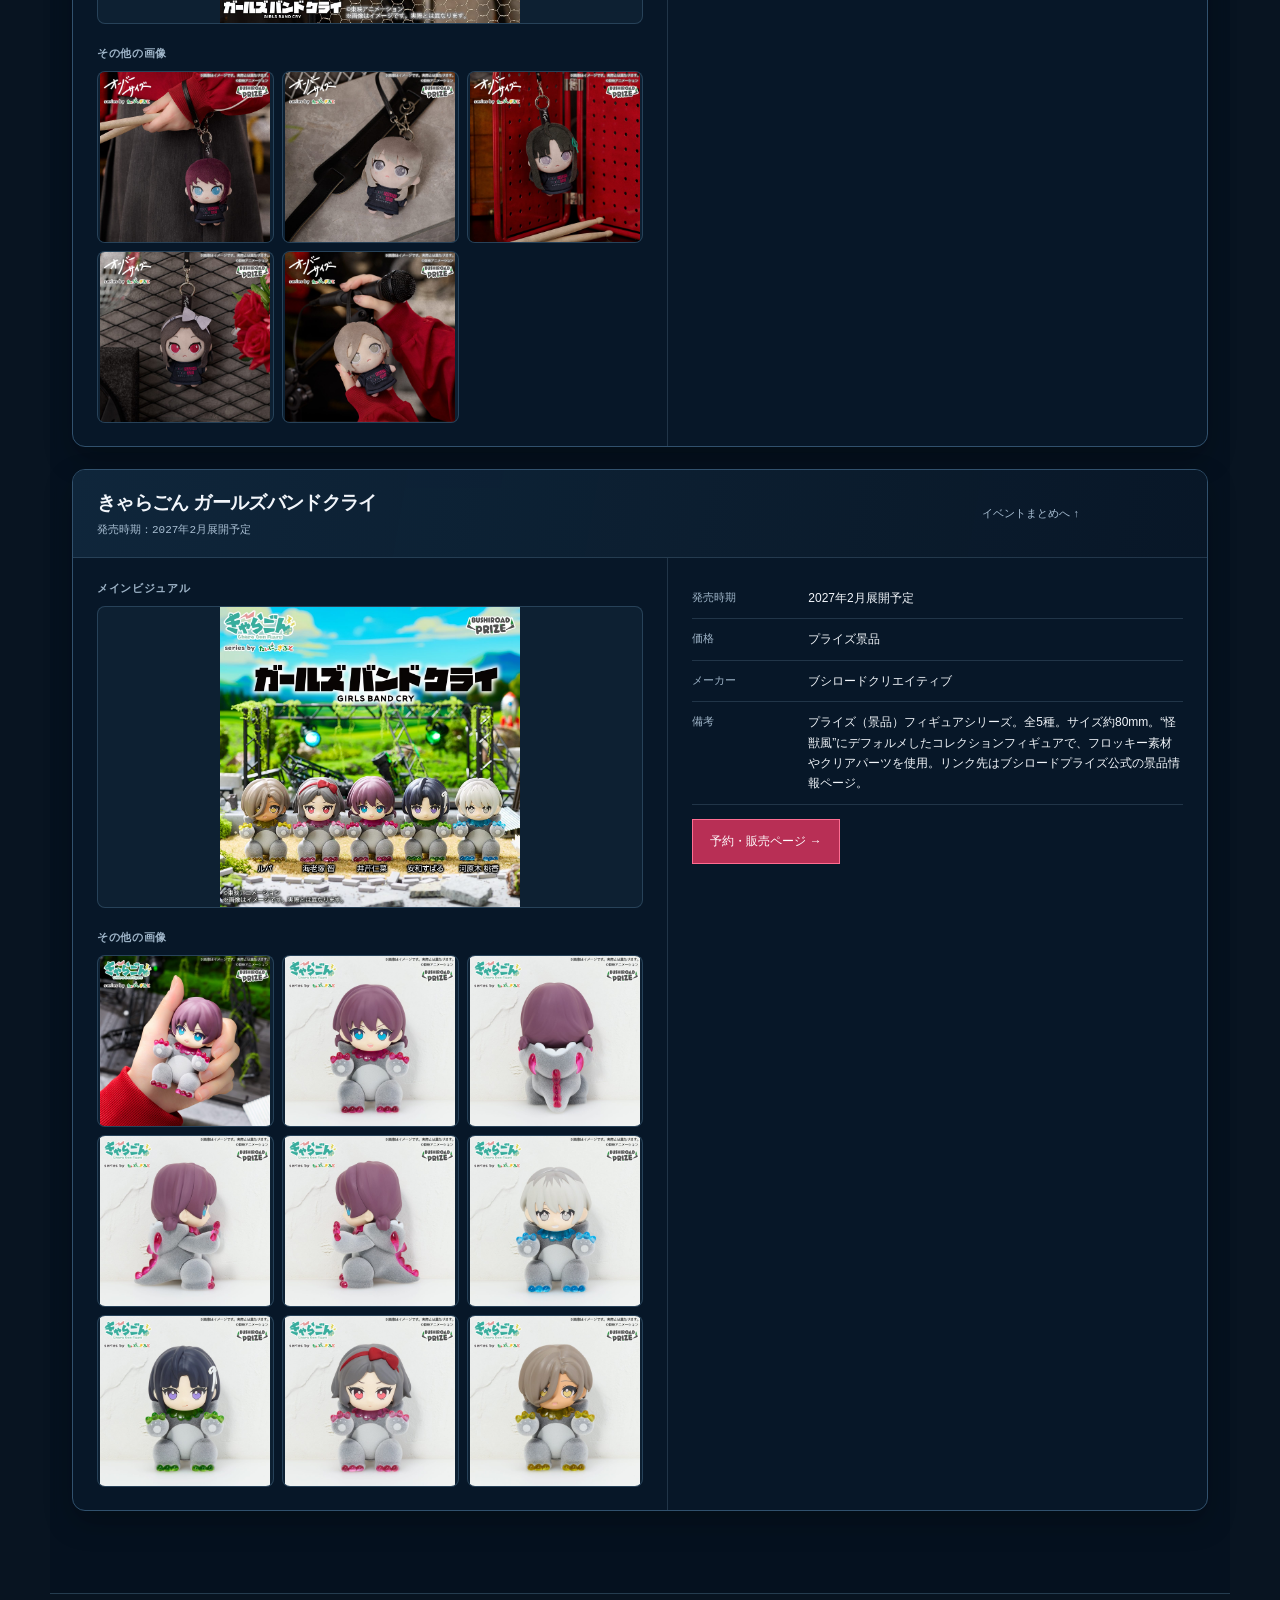
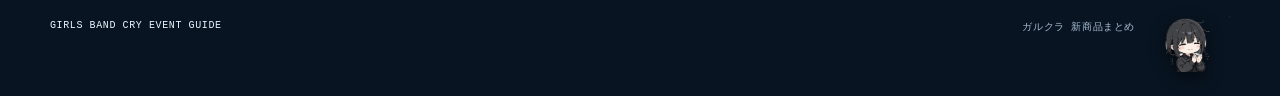
<file: goods.html>
<!doctype html>
<html lang="ja">
<head>
<meta charset="utf-8"><meta name="viewport" content="width=device-width, initial-scale=1"><meta name="theme-color" content="#f4f1e9">
<meta name="description" content="GIRLS BAND CRY関連の新商品（フィギュアなど）の発売時期、価格、予約特典をまとめたページです。">
<title>ガルクラ 新商品まとめ</title><link rel="stylesheet" href="styles.css?v=20261127-2"><script src="goods-data.js?v=20261127-2" defer></script><script src="goods.js?v=20261127-2" defer></script>
</head>
<body class="themed-page">
<header class="site-header" id="top"><div class="header-inner"><a class="brand" href="index.html" aria-label="イベントまとめへ戻る"><span class="brand-mark" aria-hidden="true">GC</span><span>GIRLS BAND CRY<br><strong>GOODS GUIDE</strong></span></a><p class="edition">FAN-MADE <span>GUIDE</span></p></div></header>
<main>
<section class="intro" aria-labelledby="page-title">
<img class="mascot-sticker intro-mascot" src="assets/decor/mascot-15.png" alt="" aria-hidden="true"><p class="eyebrow">GOODS</p><h1 id="page-title">ガルクラ<br><span>新商品まとめ</span></h1><p class="intro-copy">フィギュアなど、イベントと別に出る新商品の発売時期・価格・予約特典をまとめています。</p><p class="update-date">最終更新：2026年11月27日</p><a class="primary-link" href="index.html">← イベントまとめに戻る</a><span class="intro-graphic" aria-hidden="true">♪</span></section>
<section class="notice-section" id="deadline-notice" aria-labelledby="notice-title" hidden><div class="notice-card"><h2 id="notice-title">締切間近のお知らせ</h2><div id="notice-list"></div><p class="notice-note">予約締切まで14日以内のものを、近い順に表示しています。</p></div></section>
<section class="details-section" aria-labelledby="goods-title"><div class="section-heading details-heading"><div><p class="eyebrow">PRODUCTS</p><h2 id="goods-title">商品一覧</h2></div><p class="section-note">画像を選択すると、元画像を大きく表示します。</p><img class="mascot-sticker details-mascot" src="assets/decor/mascot-06.png" alt="" aria-hidden="true"></div><div id="goods-list" class="event-list"></div><p id="goods-empty" class="gallery-empty" hidden>新商品は順次掲載します。</p></section>
</main>
<footer><a href="index.html">GIRLS BAND CRY EVENT GUIDE</a><span>ガルクラ 新商品まとめ</span><img class="mascot-sticker footer-mascot" src="assets/decor/mascot-04.png" alt="" aria-hidden="true"></footer>
<dialog id="image-dialog" aria-label="画像の拡大表示"><button class="dialog-close" type="button" aria-label="閉じる">×</button><img alt=""></dialog>
</body></html>
</file>
<file: styles.css>
:root{--ink:#f2f6fb;--muted:#aab8c9;--green:#8dd9ff;--green-dark:#123d5c;--paper:#081421;--white:rgba(10,24,40,.91);--line:rgba(127,177,213,.27);--orange:#ff547b;--mono:'DM Mono',monospace;--sans:'Noto Sans JP',sans-serif}
*{box-sizing:border-box}html{scroll-behavior:smooth;scroll-padding-top:22px}body{margin:0;background:var(--paper);color:var(--ink);font-family:var(--sans);-webkit-font-smoothing:antialiased;position:relative;isolation:isolate}body::before{content:"";position:fixed;inset:0;z-index:-2;background:linear-gradient(180deg,rgba(3,10,19,.42),rgba(3,10,19,.72)),url("assets/decor/girls-band-cry-bg.jpg") center 35%/cover no-repeat;pointer-events:none}body::after{content:"";position:fixed;inset:0;z-index:-1;background:rgba(3,12,23,.24);pointer-events:none}a{color:inherit}.site-header{height:78px;border-bottom:1px solid var(--line)}.header-inner,main,footer{width:min(1180px,calc(100% - 64px));margin-inline:auto}.header-inner{height:100%;display:flex;align-items:center;justify-content:space-between}.brand{display:flex;align-items:center;gap:11px;text-decoration:none;font-size:9px;line-height:1.45;letter-spacing:.13em}.brand strong{font-size:11px;letter-spacing:.17em}.brand-mark{width:34px;height:34px;border:1.5px solid var(--ink);display:grid;place-items:center;font:500 12px var(--mono);border-radius:50%}.edition,.eyebrow,.count{font:11px var(--mono);letter-spacing:.13em}.edition{color:var(--muted)}.edition span{color:var(--ink)}.intro{position:relative;overflow:hidden;min-height:390px;padding:74px 0 70px;border-bottom:1px solid var(--line)}.eyebrow{color:var(--muted);margin:0 0 20px}.intro h1{position:relative;z-index:1;font-size:clamp(40px,6.5vw,76px);line-height:1.2;letter-spacing:-.055em;margin:0;font-weight:700}.intro h1 span{font-size:.67em;letter-spacing:-.04em}.intro-copy{position:relative;z-index:1;color:var(--muted);font-size:14px;margin:24px 0}.primary-link{position:relative;z-index:1;display:inline-flex;gap:22px;align-items:center;background:var(--green-dark);color:white;text-decoration:none;padding:13px 17px;font-size:12px;transition:background .2s}.primary-link:hover{background:#285d4c}.primary-link span{color:var(--green);font-size:16px}.intro-graphic{position:absolute;right:3%;bottom:-.33em;font:500 clamp(230px,38vw,480px)/1 var(--mono);letter-spacing:-.12em;color:rgba(183,239,107,.45);pointer-events:none}.list-section,.details-section{padding:70px 0 82px;border-bottom:1px solid var(--line)}.section-heading{display:flex;align-items:end;justify-content:space-between;margin-bottom:23px}.section-heading .eyebrow{margin-bottom:9px}.section-heading h2{font-size:30px;letter-spacing:-.04em;margin:0}.count{color:var(--muted)}.count i{font-style:normal;color:var(--orange)}.scroll-note{display:none;color:var(--muted);font-size:11px;margin:0 0 8px}.table-scroll{overflow:auto;border:1px solid var(--line);background:var(--white);scrollbar-color:#a8bbac #e9ece6;scrollbar-width:thin}table{border-collapse:collapse;width:100%;min-width:1120px;font-size:12px;line-height:1.7}th,td{padding:13px 12px;text-align:left;vertical-align:top;border-bottom:1px solid #e9ece6}th{white-space:nowrap;background:#e9eee5;color:#475850;font-size:10px;font-weight:600}td:first-child{font:12px var(--mono);color:var(--orange)}tr:last-child td{border-bottom:0}.table-event-link{font-weight:700;text-decoration-thickness:1px;text-underline-offset:3px}.table-event-link:hover{color:#46754f}.url-link{white-space:nowrap;color:#39734f;text-underline-offset:3px}.section-note{font-size:11px;color:var(--muted);margin:0 0 3px}.event-list{display:grid;gap:22px}.event-card{scroll-margin-top:20px;background:var(--white);border:1px solid var(--line)}.event-heading{display:flex;align-items:center;gap:17px;padding:20px 24px;border-bottom:1px solid var(--line)}.event-number{font:500 22px var(--mono);color:var(--orange)}.event-title-wrap{flex:1}.event-heading h3{font-size:19px;line-height:1.4;letter-spacing:-.035em;margin:0}.event-range{font:11px var(--mono);color:var(--muted);margin:5px 0 0}.back-top{font-size:11px;color:var(--muted);text-decoration:none}.back-top:hover{color:var(--ink)}.event-layout{display:grid;grid-template-columns:minmax(0,1.05fr) minmax(310px,.95fr)}.gallery{padding:23px 24px;border-right:1px solid var(--line)}.gallery-group+.gallery-group{margin-top:22px}.gallery-group h4{font-size:11px;letter-spacing:.06em;color:var(--muted);font-weight:600;margin:0 0 10px}.image-grid{display:grid;grid-template-columns:repeat(3,minmax(0,1fr));gap:8px}.featured-grid{grid-template-columns:1fr}.image-button{position:relative;display:block;width:100%;border:0;padding:0;background:#eef0eb;cursor:zoom-in;overflow:hidden;min-height:80px}.image-button:focus-visible{outline:3px solid #7da744;outline-offset:2px}.image-button img{display:block;width:100%;height:170px;object-fit:contain;transition:transform .25s}.featured-grid .image-button img{height:300px}.image-button:hover img{transform:scale(1.025)}.event-info{margin:0;padding:20px 24px;align-self:start}.info-row{display:grid;grid-template-columns:104px minmax(0,1fr);gap:12px;padding:10px 0;border-bottom:1px solid #e9ece6;font-size:12px;line-height:1.7}.info-row:last-child{border:0}.info-row dt{color:var(--muted);font-size:11px}.info-row dd{margin:0;overflow-wrap:anywhere}.info-row dd a{color:#39734f;text-underline-offset:3px}footer{display:flex;justify-content:space-between;padding:26px 0 34px;color:var(--muted);font:10px var(--mono);letter-spacing:.06em}footer a{text-decoration:none;color:var(--ink)}dialog{position:fixed;inset:0;margin:auto;max-width:min(96vw,1400px);max-height:94vh;width:max-content;height:max-content;padding:0;border:0;background:#101512;box-shadow:0 24px 100px #0008}dialog::backdrop{background:#0b100ee8}.dialog-close{position:absolute;right:10px;top:10px;width:42px;height:42px;border:1px solid #ffffff55;border-radius:50%;background:#172621cc;color:white;font-size:28px;cursor:pointer;z-index:1}.dialog-close:hover{background:#3a594b}dialog img{display:block;max-width:96vw;max-height:94vh;width:auto;height:auto;object-fit:contain}
@media(max-width:760px){.header-inner,main,footer{width:calc(100% - 36px)}.site-header{height:66px}.intro{min-height:340px;padding:58px 0 52px}.intro-graphic{right:-5%;bottom:-.15em;font-size:260px}.intro-copy{max-width:290px;font-size:12px;line-height:1.8}.list-section,.details-section{padding:52px 0 58px}.section-heading{align-items:end}.section-heading h2{font-size:25px}.scroll-note{display:flex;justify-content:space-between}.table-scroll{margin-right:-18px}.event-heading{padding:17px 16px;gap:12px}.event-heading h3{font-size:16px}.event-number{font-size:18px}.back-top{font-size:10px}.event-layout{grid-template-columns:1fr}.gallery{padding:16px;border-right:0;border-bottom:1px solid var(--line)}.featured-grid .image-button img{height:230px}.image-grid{grid-template-columns:repeat(2,minmax(0,1fr))}.image-button img{height:145px}.event-info{padding:10px 16px 17px}.info-row{grid-template-columns:88px minmax(0,1fr);font-size:11px;gap:8px}.section-note{max-width:150px;text-align:right;line-height:1.6}footer{font-size:8px}}
@media(max-width:380px){.header-inner,main,footer{width:calc(100% - 28px)}.intro h1{font-size:39px}.event-heading{gap:8px}.event-heading h3{font-size:14px}.back-top{font-size:9px}.info-row{grid-template-columns:78px 1fr}}


/* Girls Band Cry fixed-background theme + mascot decorations */
.site-header{background:rgba(5,16,29,.88);border-color:var(--line);backdrop-filter:blur(14px)}
.brand{color:#f4f8ff}.brand-mark{border-color:#8bdcff;color:#8bdcff}
.edition,.eyebrow,.count,.section-note,.scroll-note{color:#a8bed2}
.intro{border-color:var(--line);background:linear-gradient(90deg,rgba(5,17,31,.76),rgba(5,17,31,.2));padding-left:28px;padding-right:28px}
.intro h1{color:#fff;text-shadow:0 4px 28px #00101f}.intro-copy{color:#d0dbe8}.intro-graphic{color:rgba(75,171,225,.18)}
.primary-link{background:#b82f55;color:white;border:1px solid #ff6d91}.primary-link:hover{background:#d13d66}.primary-link span{color:white}
.list-section,.details-section{border-color:var(--line);background:rgba(5,17,31,.56);backdrop-filter:blur(3px);padding-inline:22px}
.table-scroll{background:rgba(5,18,32,.91);border-color:#31516d;border-radius:12px;box-shadow:0 14px 36px #0005}
table{color:#eaf3fb}th{background:#142b40;color:#bcd4e8}th,td{border-color:rgba(135,174,205,.2)}tr:last-child td{border-bottom:0}td:first-child{color:#ff668a}.table-event-link:hover{color:#80d6ff}.url-link,.info-row dd a{color:#79d2ff}
.event-card{background:rgba(8,24,41,.94);border:1px solid #31516d;border-radius:13px;overflow:hidden;box-shadow:0 12px 28px #0004}.event-heading{border-color:rgba(135,174,205,.2);background:linear-gradient(100deg,rgba(16,39,60,.95),rgba(8,23,39,.9))}.event-number{color:#ff6488}.event-range,.back-top{color:#a8bed2}.gallery{border-color:rgba(135,174,205,.2)}.gallery-group h4,.info-row dt{color:#9fb5c9}.image-button{background:#0d2032;border:1px solid rgba(115,166,204,.25);border-radius:8px}.info-row{border-color:rgba(135,174,205,.2)}
footer{color:#a8bed2;position:relative;min-height:100px;padding-right:95px}footer a{color:#eaf5ff}
.mascot-sticker{object-fit:contain;pointer-events:none;user-select:none;filter:drop-shadow(0 5px 8px rgba(0,0,0,.55))}.intro-mascot{position:absolute;width:104px;height:130px;right:5%;bottom:8px;z-index:2}.list-heading,.details-heading{position:relative;padding-right:130px}.heading-mascot{position:absolute;width:94px;height:112px;right:36px;bottom:-15px;z-index:2}.details-mascot{position:absolute;width:82px;height:100px;right:42px;bottom:-18px;z-index:2}.event-heading{position:relative;padding-right:128px}.card-mascot{width:78px;height:92px;object-fit:contain;align-self:center;margin-left:auto;margin-right:8px}.mascot-variant-2{transform:scaleX(-1) rotate(-4deg)}.mascot-variant-3{transform:rotate(4deg);filter:drop-shadow(0 0 8px rgba(255,88,133,.55))}.mascot-variant-4{transform:scaleX(-1) rotate(3deg)}.mascot-variant-5{transform:rotate(-5deg)}.mascot-variant-6{transform:scale(.92) rotate(5deg);opacity:.92}.footer-mascot{position:absolute;width:82px;height:100px;right:0;bottom:0}
@media(max-width:760px){.intro{padding-left:16px;padding-right:16px}.intro-mascot{width:72px;height:92px;right:0;bottom:4px;opacity:.9}.list-section,.details-section{padding-inline:12px}.list-heading,.details-heading{padding-right:88px}.heading-mascot{width:65px;height:78px;right:6px;bottom:-8px}.details-mascot{width:60px;height:74px;right:8px;bottom:-10px}.event-heading{padding-right:12px}.card-mascot{width:54px;height:66px;margin-right:0}.footer-mascot{width:60px;height:74px}footer{padding-right:68px}}
@media(max-width:420px){.card-mascot{width:43px;height:56px}.event-heading{gap:8px}.intro-mascot{width:60px;height:78px}}

.archive-section{padding:64px 0 82px;border-bottom:1px solid var(--line)}
.gallery-empty{color:var(--muted);font-size:12px;margin:6px 0}
@media(max-width:760px){.archive-section{padding:52px 0 58px}}

/* publish-prep polish 2026-11-14 */
.archive-section{background:rgba(5,17,31,.56);backdrop-filter:blur(3px);padding-inline:22px}
@media(max-width:760px){.archive-section{padding-inline:12px}.list-heading{flex-direction:column;align-items:flex-start;gap:6px}.list-heading .count{margin-left:2px}}
.notice-section{padding:36px 22px 0}
.notice-card{border:1px solid #ff6488;border-radius:13px;background:linear-gradient(100deg,rgba(58,20,32,.88),rgba(8,23,39,.94));padding:20px 22px;box-shadow:0 12px 28px #0004}
.notice-card h2{font-size:17px;margin:0;color:#ffb3c6;letter-spacing:-.02em}
.notice-row{display:block;text-decoration:none;background:rgba(8,24,41,.94);border:1px solid #31516d;border-radius:10px;padding:10px 12px;margin-top:8px}
.notice-row-main{display:flex;align-items:center;gap:8px}
.deadline-chip{font-size:10px;font-weight:700;border-radius:6px;padding:2px 7px;white-space:nowrap}
.chip-end{background:#31456e;color:#c9d6f2}
.chip-shop{background:#2c5e46;color:#b8ecd2}
.chip-reserve{background:#7a4a12;color:#ffd9a0}
.notice-name{font-size:13px;font-weight:600;flex:1;line-height:1.5}
.days-badge{background:#ff547b;color:#fff;border-radius:999px;padding:2px 9px;font-size:11px;font-weight:700;white-space:nowrap}
.days-badge.soon{background:#e8930c}
.notice-date{color:var(--muted);font-size:11px;margin-top:4px}
.notice-note{color:var(--muted);font-size:10px;margin:10px 0 0}
.goods-banner{display:block;margin:26px 22px 0;text-decoration:none;border:1px solid #ff6d91;border-radius:12px;padding:16px 20px;background:linear-gradient(90deg,rgba(42,21,48,.92),rgba(8,24,41,.94));box-shadow:0 12px 28px #0004}
.goods-banner-title{display:block;font-size:16px;font-weight:700;color:var(--ink)}
.goods-banner-title span{color:#ff8fab}
.goods-banner-sub{display:block;color:var(--muted);font-size:11px;margin-top:4px}
.bonus-item{margin:0}
.bonus-item figcaption{font-size:11px;color:var(--muted);margin-top:5px;line-height:1.5}
.goods-actions{margin:14px 0 4px}
@media(max-width:760px){.notice-section{padding-top:26px}}
.update-date{position:relative;z-index:1;font:11px var(--mono);letter-spacing:.13em;color:#d0dbe8;margin:-10px 0 18px}
.update-date{position:absolute;right:calc(5% + 118px);bottom:88px;z-index:3;margin:0;background:#fff;color:#26332b;padding:9px 13px;border-radius:12px;box-shadow:0 6px 18px rgba(0,0,0,.35)}
.update-date::after{content:"";position:absolute;right:-5px;bottom:14px;width:12px;height:12px;background:#fff;transform:rotate(45deg);border-radius:2px}
@media(max-width:760px){.update-date{right:84px;bottom:62px;font-size:10px;padding:7px 10px}.update-date::after{bottom:10px}}
@media(max-width:760px){.update-date{right:12px;bottom:114px}.update-date::after{right:26px;bottom:-5px}}
.cell-long{min-width:170px}
.cell-clamp{display:-webkit-box;-webkit-line-clamp:3;-webkit-box-orient:vertical;overflow:hidden}
</file>
